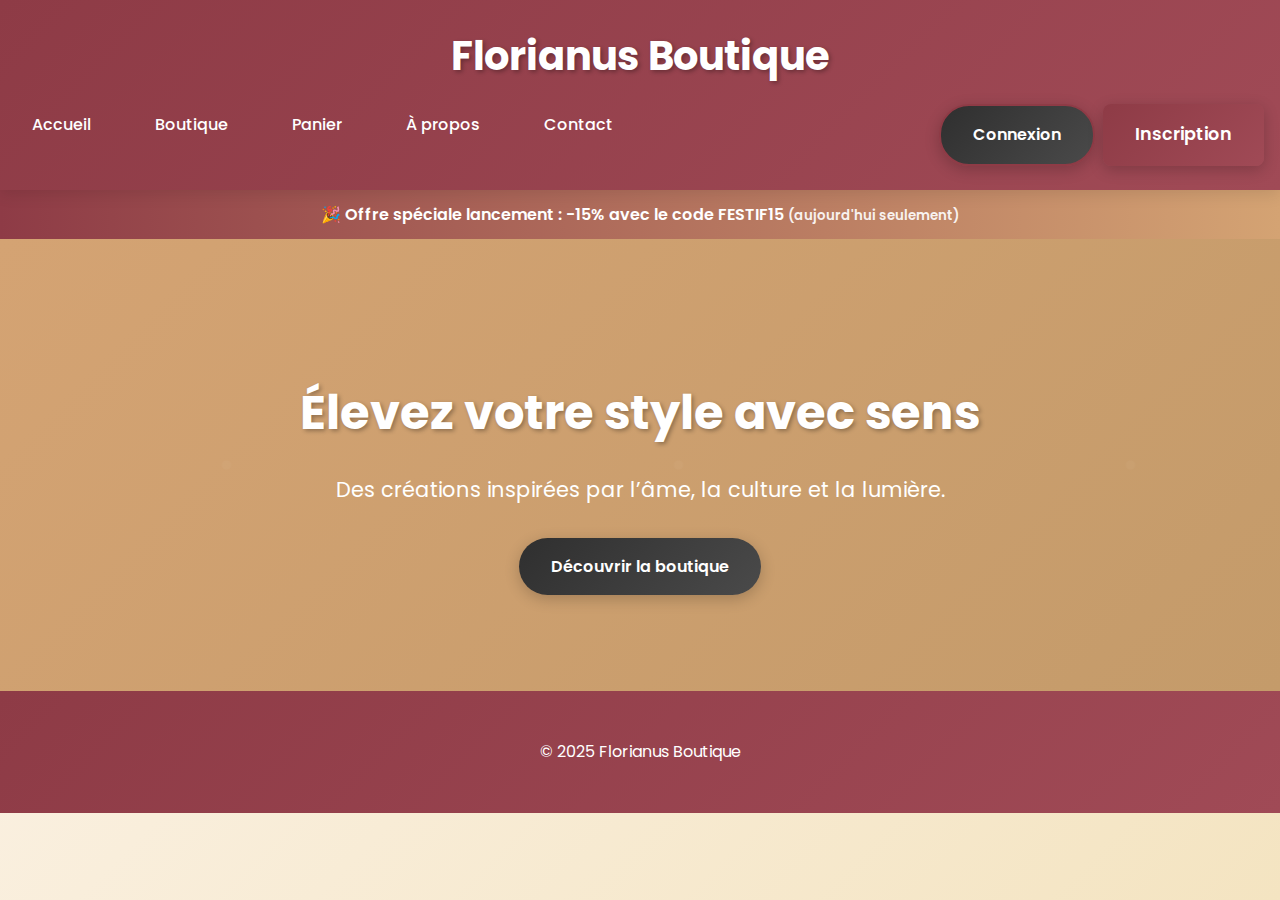
<file: index.html>
<!DOCTYPE html>
<html lang="fr">
<head>
  <meta charset="UTF-8" />
  <meta name="viewport" content="width=device-width, initial-scale=1.0" />
  <title>Florianus Boutique</title>
  <link rel="stylesheet" href="style.css" />
  <script src="script.js" defer></script>
</head>
<body>
  <header>
    <h1>Florianus Boutique</h1>
        <nav>
            <a href="index.html">Accueil</a>
            <a href="boutique.html">Boutique</a>
            <a href="panier.html">Panier <span id="compteur-panier" class="compteur-panier">0</span></a>
            <a href="a-propos.html">À propos</a>
            <a href="contact.html">Contact</a>
            <div class="auth-links">
                <a href="connexion.html" class="btn btn-outline">Connexion</a>
                <a href="inscription.html" class="btn btn-primary">Inscription</a>
            </div>
        </nav>
  </header>

  <div id="festive-banner" class="festive-banner" style="display:none;">
    🎉 Offre spéciale lancement : -15% avec le code FESTIF15 <small>(aujourd'hui seulement)</small>
  </div>
  <section class="hero reveal">
    <h2>Élevez votre style avec sens</h2>
    <p>Des créations inspirées par l’âme, la culture et la lumière.</p>
    <a href="boutique.html" class="btn">Découvrir la boutique</a>
  </section>
  <div id="confetti-container" class="confetti-container" style="display:none;"></div>

  <footer>
    <p>&copy; 2025 Florianus Boutique</p>
  </footer>
</body>
</html>
</file>
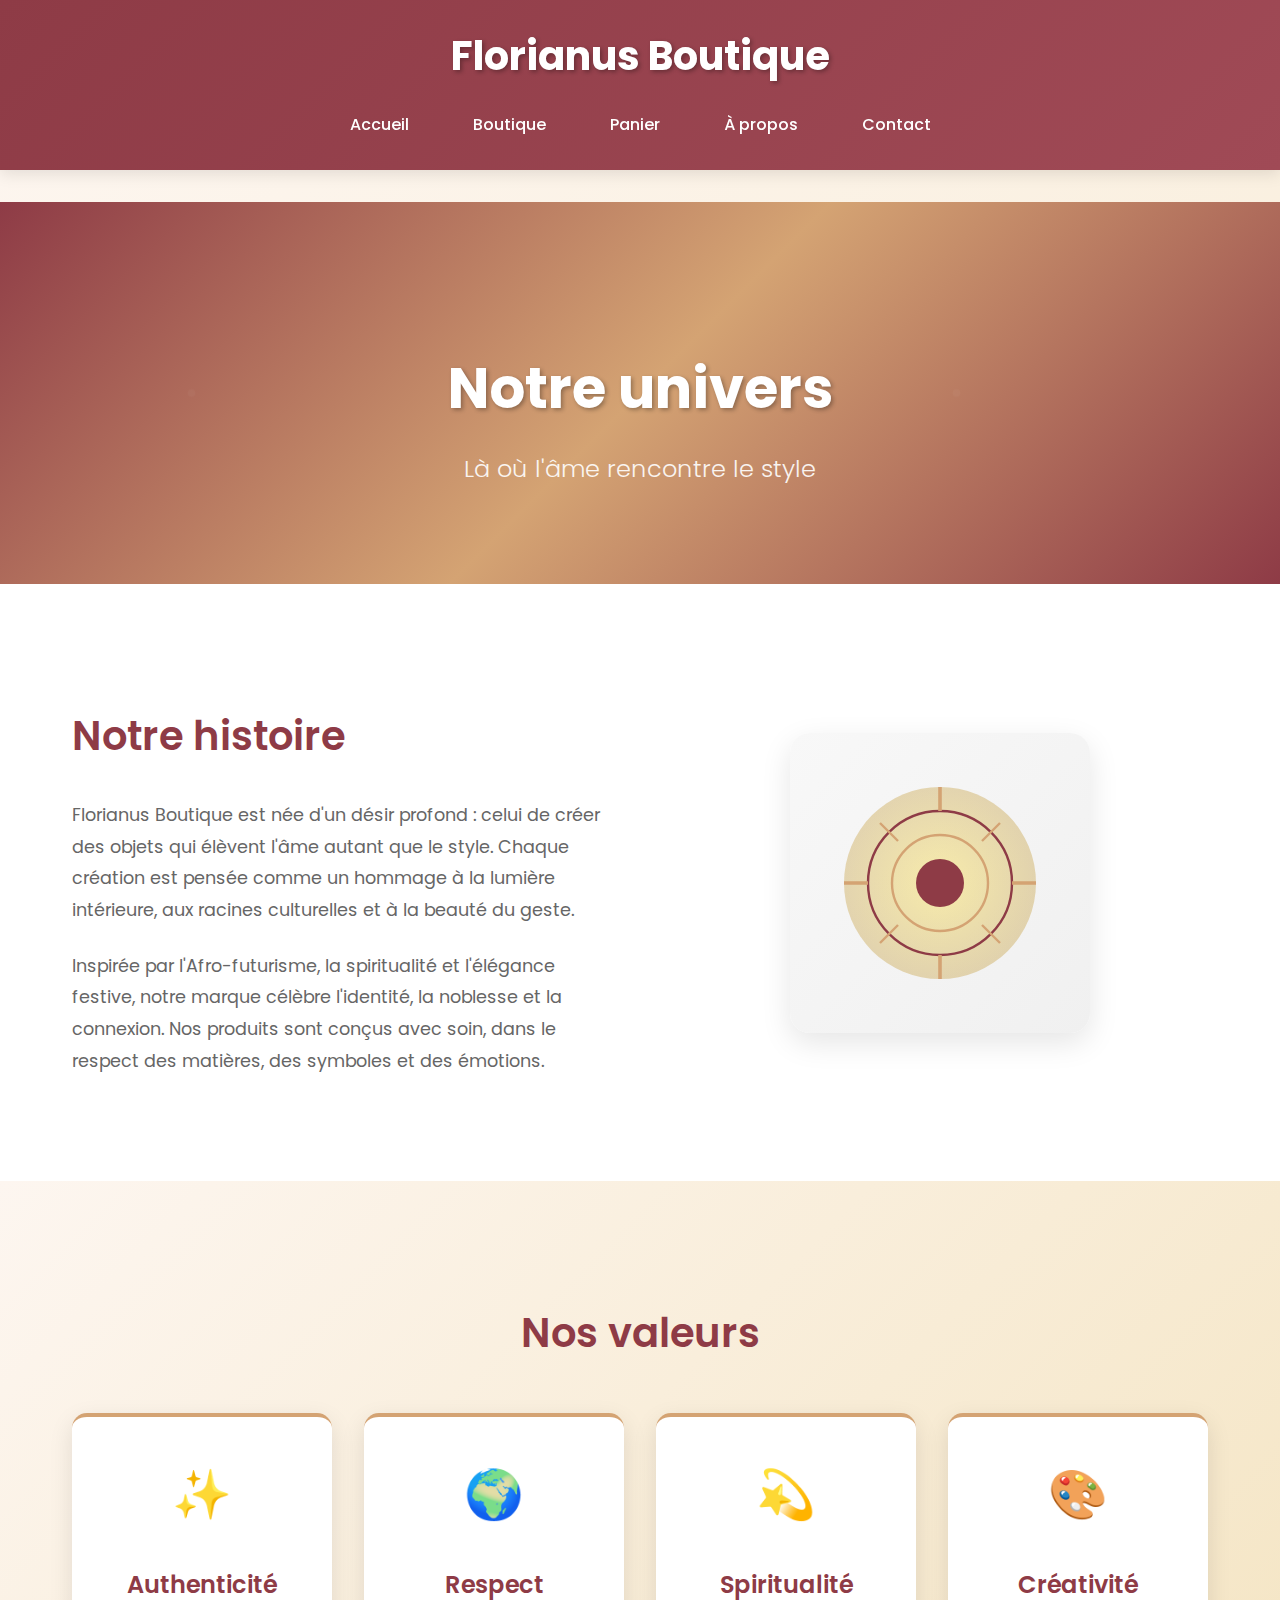
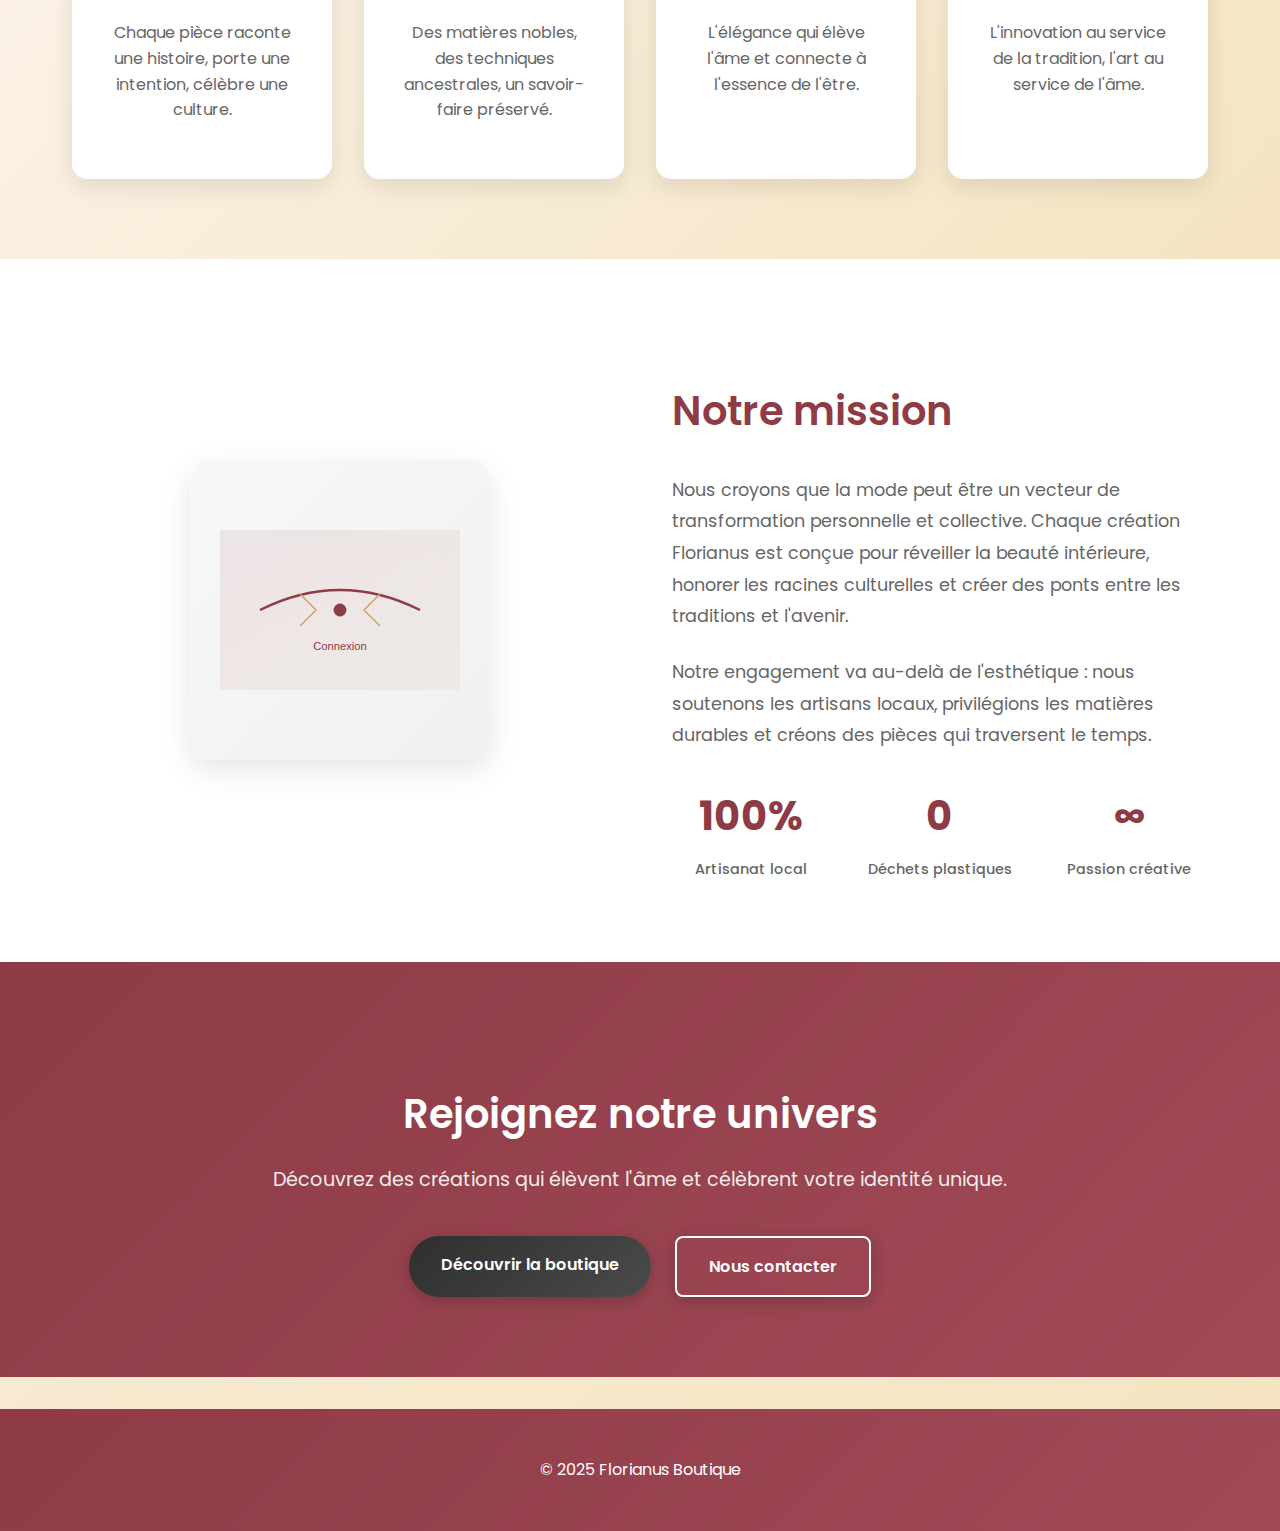
<file: a-propos.html>
<!DOCTYPE html>
<html lang="fr">
<head>
  <meta charset="UTF-8" />
  <meta name="viewport" content="width=device-width, initial-scale=1.0" />
  <title>À propos - Florianus</title>
  <link rel="stylesheet" href="style.css" />
  <script src="script.js" defer></script>
</head>
<body>
  <header>
    <h1>Florianus Boutique</h1>
    <nav>
      <a href="index.html">Accueil</a>
      <a href="boutique.html">Boutique</a>
      <a href="panier.html">Panier <span id="compteur-panier" class="compteur-panier">0</span></a>
      <a href="a-propos.html">À propos</a>
      <a href="contact.html">Contact</a>
    </nav>
  </header>

  <main>
    <!-- Section Hero -->
    <section class="hero-about">
      <div class="hero-content">
        <h2>Notre univers</h2>
        <p class="hero-subtitle">Là où l'âme rencontre le style</p>
      </div>
    </section>

    <!-- Section Histoire -->
    <section class="about-section">
      <div class="container">
        <div class="about-content">
          <div class="about-text">
            <h3>Notre histoire</h3>
            <p>
              Florianus Boutique est née d'un désir profond : celui de créer des objets qui élèvent l'âme autant que le style. Chaque création est pensée comme un hommage à la lumière intérieure, aux racines culturelles et à la beauté du geste.
            </p>
            <p>
              Inspirée par l'Afro-futurisme, la spiritualité et l'élégance festive, notre marque célèbre l'identité, la noblesse et la connexion. Nos produits sont conçus avec soin, dans le respect des matières, des symboles et des émotions.
            </p>
          </div>
          <div class="about-visual">
            <div class="visual-element">
              <svg viewBox="0 0 200 200" xmlns="http://www.w3.org/2000/svg">
                <defs>
                  <radialGradient id="sunGradient" cx="50%" cy="50%" r="50%">
                    <stop offset="0%" style="stop-color:#FFD700;stop-opacity:1" />
                    <stop offset="100%" style="stop-color:#B8860B;stop-opacity:1" />
                  </radialGradient>
                </defs>
                <circle cx="100" cy="100" r="80" fill="url(#sunGradient)" opacity="0.3"/>
                <circle cx="100" cy="100" r="60" fill="none" stroke="#8e3b46" stroke-width="2"/>
                <circle cx="100" cy="100" r="40" fill="none" stroke="#d4a373" stroke-width="2"/>
                <circle cx="100" cy="100" r="20" fill="#8e3b46"/>
                <path d="M100,20 L100,40 M100,160 L100,180 M20,100 L40,100 M160,100 L180,100" stroke="#d4a373" stroke-width="3"/>
                <path d="M50,50 L65,65 M135,135 L150,150 M50,150 L65,135 M135,65 L150,50" stroke="#d4a373" stroke-width="2"/>
              </svg>
            </div>
          </div>
        </div>
      </div>
    </section>

    <!-- Section Valeurs -->
    <section class="values-section">
      <div class="container">
        <h3>Nos valeurs</h3>
        <div class="values-grid">
          <div class="value-card">
            <div class="value-icon">✨</div>
            <h4>Authenticité</h4>
            <p>Chaque pièce raconte une histoire, porte une intention, célèbre une culture.</p>
          </div>
          <div class="value-card">
            <div class="value-icon">🌍</div>
            <h4>Respect</h4>
            <p>Des matières nobles, des techniques ancestrales, un savoir-faire préservé.</p>
          </div>
          <div class="value-card">
            <div class="value-icon">💫</div>
            <h4>Spiritualité</h4>
            <p>L'élégance qui élève l'âme et connecte à l'essence de l'être.</p>
          </div>
          <div class="value-card">
            <div class="value-icon">🎨</div>
            <h4>Créativité</h4>
            <p>L'innovation au service de la tradition, l'art au service de l'âme.</p>
          </div>
        </div>
      </div>
    </section>

    <!-- Section Mission -->
    <section class="mission-section">
      <div class="container">
        <div class="mission-content">
          <div class="mission-visual">
            <div class="visual-element">
              <svg viewBox="0 0 300 200" xmlns="http://www.w3.org/2000/svg">
                <defs>
                  <linearGradient id="missionGradient" x1="0%" y1="0%" x2="100%" y2="100%">
                    <stop offset="0%" style="stop-color:#8e3b46;stop-opacity:0.1" />
                    <stop offset="100%" style="stop-color:#d4a373;stop-opacity:0.1" />
                  </linearGradient>
                </defs>
                <rect width="300" height="200" fill="url(#missionGradient)"/>
                <path d="M50,100 Q150,50 250,100" stroke="#8e3b46" stroke-width="3" fill="none"/>
                <circle cx="150" cy="100" r="8" fill="#8e3b46"/>
                <path d="M100,80 L120,100 L100,120 M200,80 L180,100 L200,120" stroke="#d4a373" stroke-width="2" fill="none"/>
                <text x="150" y="150" text-anchor="middle" font-family="Arial" font-size="14" fill="#8e3b46">Connexion</text>
              </svg>
            </div>
          </div>
          <div class="mission-text">
            <h3>Notre mission</h3>
            <p>
              Nous croyons que la mode peut être un vecteur de transformation personnelle et collective. Chaque création Florianus est conçue pour réveiller la beauté intérieure, honorer les racines culturelles et créer des ponts entre les traditions et l'avenir.
            </p>
            <p>
              Notre engagement va au-delà de l'esthétique : nous soutenons les artisans locaux, privilégions les matières durables et créons des pièces qui traversent le temps.
            </p>
            <div class="mission-stats">
              <div class="stat">
                <span class="stat-number">100%</span>
                <span class="stat-label">Artisanat local</span>
              </div>
              <div class="stat">
                <span class="stat-number">0</span>
                <span class="stat-label">Déchets plastiques</span>
              </div>
              <div class="stat">
                <span class="stat-number">∞</span>
                <span class="stat-label">Passion créative</span>
              </div>
            </div>
          </div>
        </div>
      </div>
    </section>

    <!-- Section CTA -->
    <section class="cta-section">
      <div class="container">
        <h3>Rejoignez notre univers</h3>
        <p>Découvrez des créations qui élèvent l'âme et célèbrent votre identité unique.</p>
        <div class="cta-buttons">
          <a href="boutique.html" class="btn">Découvrir la boutique</a>
          <a href="contact.html" class="btn btn-secondary">Nous contacter</a>
        </div>
      </div>
    </section>
  </main>

  <footer>
    <p>&copy; 2025 Florianus Boutique</p>
  </footer>
</body>
</html>
</file>
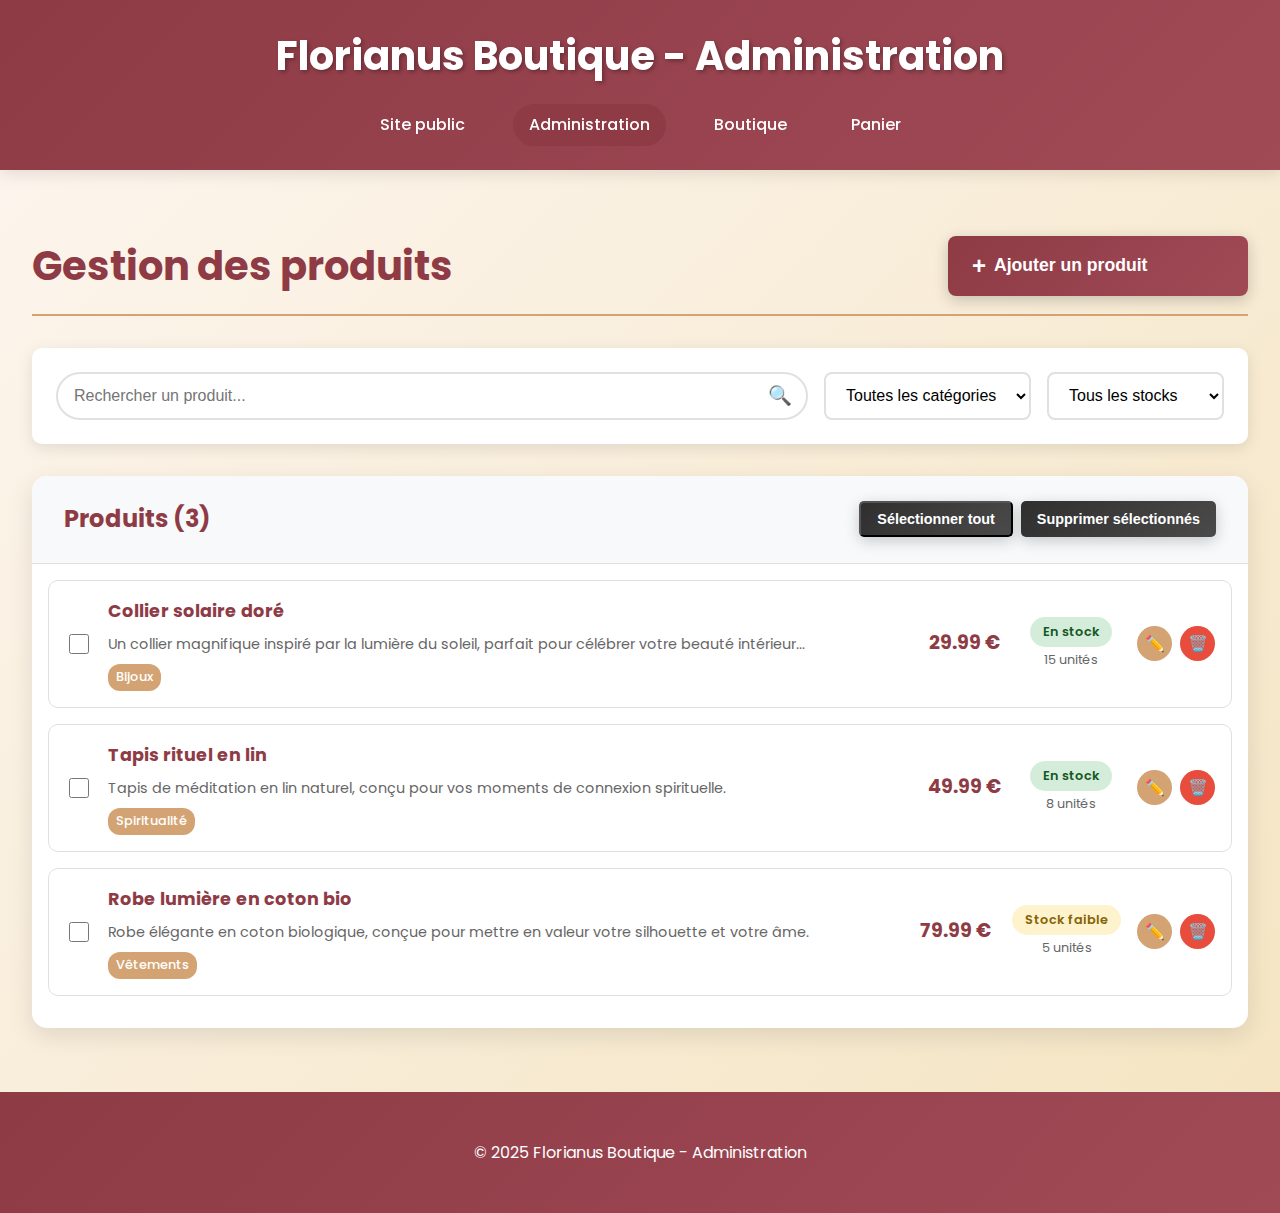
<file: admin.html>
<!DOCTYPE html>
<html lang="fr">
<head>
  <meta charset="UTF-8" />
  <meta name="viewport" content="width=device-width, initial-scale=1.0" />
  <title>Administration - Florianus</title>
  <link rel="stylesheet" href="style.css" />
  <script src="script.js" defer></script>
</head>
<body>
  <header>
    <h1>Florianus Boutique - Administration</h1>
    <nav>
      <a href="index.html">Site public</a>
      <a href="admin.html" class="active">Administration</a>
      <a href="boutique.html">Boutique</a>
      <a href="panier.html">Panier <span id="compteur-panier" class="compteur-panier">0</span></a>
    </nav>
  </header>

  <main>
    <div class="admin-container">
      <div class="admin-header">
        <h2>Gestion des produits</h2>
        <button onclick="afficherFormulaireAjout()" class="btn btn-primary">
          <span>+</span> Ajouter un produit
        </button>
      </div>

      <!-- Formulaire d'ajout/modification de produit -->
      <div id="formulaire-produit" class="formulaire-produit" style="display: none;">
        <h3 id="titre-formulaire">Ajouter un produit</h3>
        <form id="produit-form">
          <input type="hidden" id="produit-id" name="id">
          
          <div class="form-row">
            <div class="form-group">
              <label for="nom">Nom du produit *</label>
              <input type="text" id="nom" name="nom" required>
            </div>
            <div class="form-group">
              <label for="prix">Prix (€) *</label>
              <input type="number" id="prix" name="prix" step="0.01" min="0" required>
            </div>
          </div>
          
          <div class="form-row">
            <div class="form-group">
              <label for="categorie">Catégorie *</label>
              <select id="categorie" name="categorie" required>
                <option value="">Sélectionner une catégorie</option>
                <option value="bijoux">Bijoux</option>
                <option value="vetements">Vêtements</option>
                <option value="accessoires">Accessoires</option>
                <option value="decoration">Décoration</option>
                <option value="spiritualite">Spiritualité</option>
              </select>
            </div>
            <div class="form-group">
              <label for="stock">Stock *</label>
              <input type="number" id="stock" name="stock" min="0" required>
            </div>
          </div>
          
          <div class="form-group">
            <label for="description">Description *</label>
            <textarea id="description" name="description" rows="4" required></textarea>
          </div>
          
          <div class="form-row">
            <div class="form-group">
              <label for="couleur">Couleur principale</label>
              <input type="text" id="couleur" name="couleur" placeholder="ex: Or, Noir, Blanc...">
            </div>
            <div class="form-group">
              <label for="materiau">Matériau</label>
              <input type="text" id="materiau" name="materiau" placeholder="ex: Coton bio, Or 18k...">
            </div>
          </div>
          
          <div class="form-group">
            <label for="tags">Tags (séparés par des virgules)</label>
            <input type="text" id="tags" name="tags" placeholder="ex: spirituel, afro-futurisme, artisanal">
          </div>
          
          <div class="form-actions">
            <button type="submit" class="btn btn-primary" id="btn-sauvegarder">
              <span id="btn-text">Sauvegarder</span>
              <span id="btn-loading" style="display: none;">Sauvegarde...</span>
            </button>
            <button type="button" onclick="masquerFormulaire()" class="btn btn-secondary">Annuler</button>
          </div>
        </form>
      </div>

      <!-- Filtres et recherche -->
      <div class="filtres-section">
        <div class="filtres-row">
          <div class="search-box">
            <input type="text" id="recherche" placeholder="Rechercher un produit..." onkeyup="filtrerProduits()">
            <span class="search-icon">🔍</span>
          </div>
          <div class="filtres">
            <select id="filtre-categorie" onchange="filtrerProduits()">
              <option value="">Toutes les catégories</option>
              <option value="bijoux">Bijoux</option>
              <option value="vetements">Vêtements</option>
              <option value="accessoires">Accessoires</option>
              <option value="decoration">Décoration</option>
              <option value="spiritualite">Spiritualité</option>
            </select>
            <select id="filtre-stock" onchange="filtrerProduits()">
              <option value="">Tous les stocks</option>
              <option value="en-stock">En stock</option>
              <option value="rupture">Rupture de stock</option>
            </select>
          </div>
        </div>
      </div>

      <!-- Liste des produits -->
      <div class="produits-admin">
        <div class="produits-header">
          <h3>Produits (<span id="nombre-produits">0</span>)</h3>
          <div class="actions-bulk">
            <button onclick="selectionnerTous()" class="btn btn-small">Sélectionner tout</button>
            <button onclick="supprimerSelectionnes()" class="btn btn-small btn-danger">Supprimer sélectionnés</button>
          </div>
        </div>
        
        <div id="liste-produits" class="liste-produits">
          <!-- Les produits seront chargés dynamiquement -->
        </div>
      </div>
    </div>
  </main>

  <footer>
    <p>&copy; 2025 Florianus Boutique - Administration</p>
  </footer>
</body>
</html>
</file>
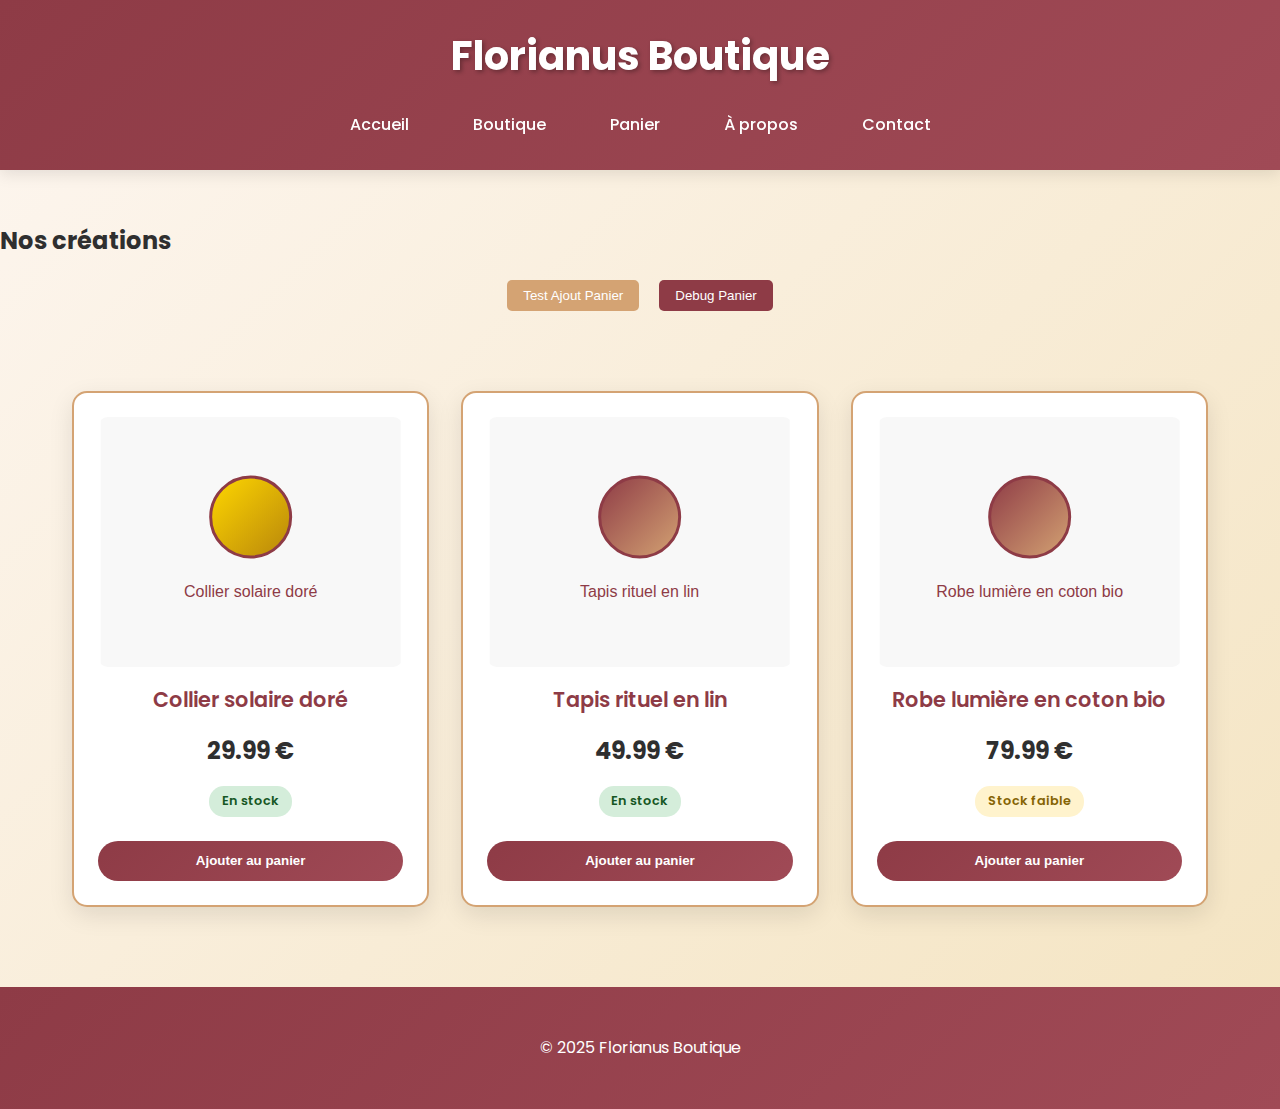
<file: boutique.html>
<!DOCTYPE html>
<html lang="fr">
<head>
  <meta charset="UTF-8" />
  <meta name="viewport" content="width=device-width, initial-scale=1.0" />
  <title>Boutique - Florianus</title>
  <link rel="stylesheet" href="style.css" />
  <script src="script.js" defer></script>
</head>
<body>
  <header>
    <h1>Florianus Boutique</h1>
    <nav>
      <a href="index.html">Accueil</a>
      <a href="boutique.html">Boutique</a>
      <a href="panier.html">Panier <span id="compteur-panier" class="compteur-panier">0</span></a>
      <a href="a-propos.html">À propos</a>
      <a href="contact.html">Contact</a>
    </nav>
  </header>

  <main>
    <h2>Nos créations</h2>
    <div style="text-align: center; margin-bottom: 2rem;">
      <button onclick="testAjoutPanier()" style="background-color: #d4a373; color: white; border: none; padding: 0.5rem 1rem; border-radius: 5px; cursor: pointer; margin-right: 1rem;">Test Ajout Panier</button>
      <button onclick="debugPanier()" style="background-color: #8e3b46; color: white; border: none; padding: 0.5rem 1rem; border-radius: 5px; cursor: pointer;">Debug Panier</button>
    </div>
    <section class="produits">
      <div class="produit">
        <div class="image-placeholder">
          <svg viewBox="0 0 300 250" xmlns="http://www.w3.org/2000/svg">
            <defs>
              <linearGradient id="goldGradient" x1="0%" y1="0%" x2="100%" y2="100%">
                <stop offset="0%" style="stop-color:#FFD700;stop-opacity:1" />
                <stop offset="100%" style="stop-color:#B8860B;stop-opacity:1" />
              </linearGradient>
            </defs>
            <rect width="300" height="250" fill="#f8f8f8"/>
            <circle cx="150" cy="100" r="40" fill="url(#goldGradient)" stroke="#8e3b46" stroke-width="3"/>
            <circle cx="150" cy="100" r="25" fill="none" stroke="#8e3b46" stroke-width="2"/>
            <circle cx="150" cy="100" r="10" fill="#8e3b46"/>
            <text x="150" y="180" text-anchor="middle" font-family="Arial" font-size="16" fill="#8e3b46">Collier Solaire</text>
          </svg>
        </div>
        <h3>Collier solaire doré</h3>
        <p>29,99 €</p>
        <button onclick="ajouterAuPanier(1, 'Collier solaire doré', 29.99)">Ajouter au panier</button>
      </div>

      <div class="produit">
        <div class="image-placeholder">
          <svg viewBox="0 0 300 250" xmlns="http://www.w3.org/2000/svg">
            <defs>
              <pattern id="linPattern" x="0" y="0" width="20" height="20" patternUnits="userSpaceOnUse">
                <rect width="20" height="20" fill="#f5f5dc"/>
                <path d="M0,10 L20,10" stroke="#d4a373" stroke-width="1"/>
                <path d="M10,0 L10,20" stroke="#d4a373" stroke-width="1"/>
              </pattern>
            </defs>
            <rect width="300" height="250" fill="url(#linPattern)"/>
            <rect x="50" y="50" width="200" height="150" fill="none" stroke="#8e3b46" stroke-width="3" rx="10"/>
            <circle cx="150" cy="125" r="30" fill="none" stroke="#8e3b46" stroke-width="2"/>
            <text x="150" y="220" text-anchor="middle" font-family="Arial" font-size="16" fill="#8e3b46">Tapis Rituel</text>
          </svg>
        </div>
        <h3>Tapis rituel en lin</h3>
        <p>49,99 €</p>
        <button onclick="ajouterAuPanier(2, 'Tapis rituel en lin', 49.99)">Ajouter au panier</button>
      </div>

      <div class="produit">
        <div class="image-placeholder">
          <svg viewBox="0 0 300 250" xmlns="http://www.w3.org/2000/svg">
            <defs>
              <linearGradient id="dressGradient" x1="0%" y1="0%" x2="100%" y2="100%">
                <stop offset="0%" style="stop-color:#f0f8ff;stop-opacity:1" />
                <stop offset="100%" style="stop-color:#e6f3ff;stop-opacity:1" />
              </linearGradient>
            </defs>
            <rect width="300" height="250" fill="#f8f8f8"/>
            <path d="M100,50 L200,50 L190,200 L110,200 Z" fill="url(#dressGradient)" stroke="#8e3b46" stroke-width="2"/>
            <circle cx="150" cy="80" r="15" fill="none" stroke="#8e3b46" stroke-width="2"/>
            <path d="M120,95 Q150,85 180,95" stroke="#d4a373" stroke-width="3" fill="none"/>
            <text x="150" y="230" text-anchor="middle" font-family="Arial" font-size="16" fill="#8e3b46">Robe Lumière</text>
          </svg>
        </div>
        <h3>Robe lumière en coton bio</h3>
        <p>79,99 €</p>
        <button onclick="ajouterAuPanier(3, 'Robe lumière en coton bio', 79.99)">Ajouter au panier</button>
      </div>
    </section>
  </main>

  <footer>
    <p>&copy; 2025 Florianus Boutique</p>
  </footer>
</body>
</html>
</file>
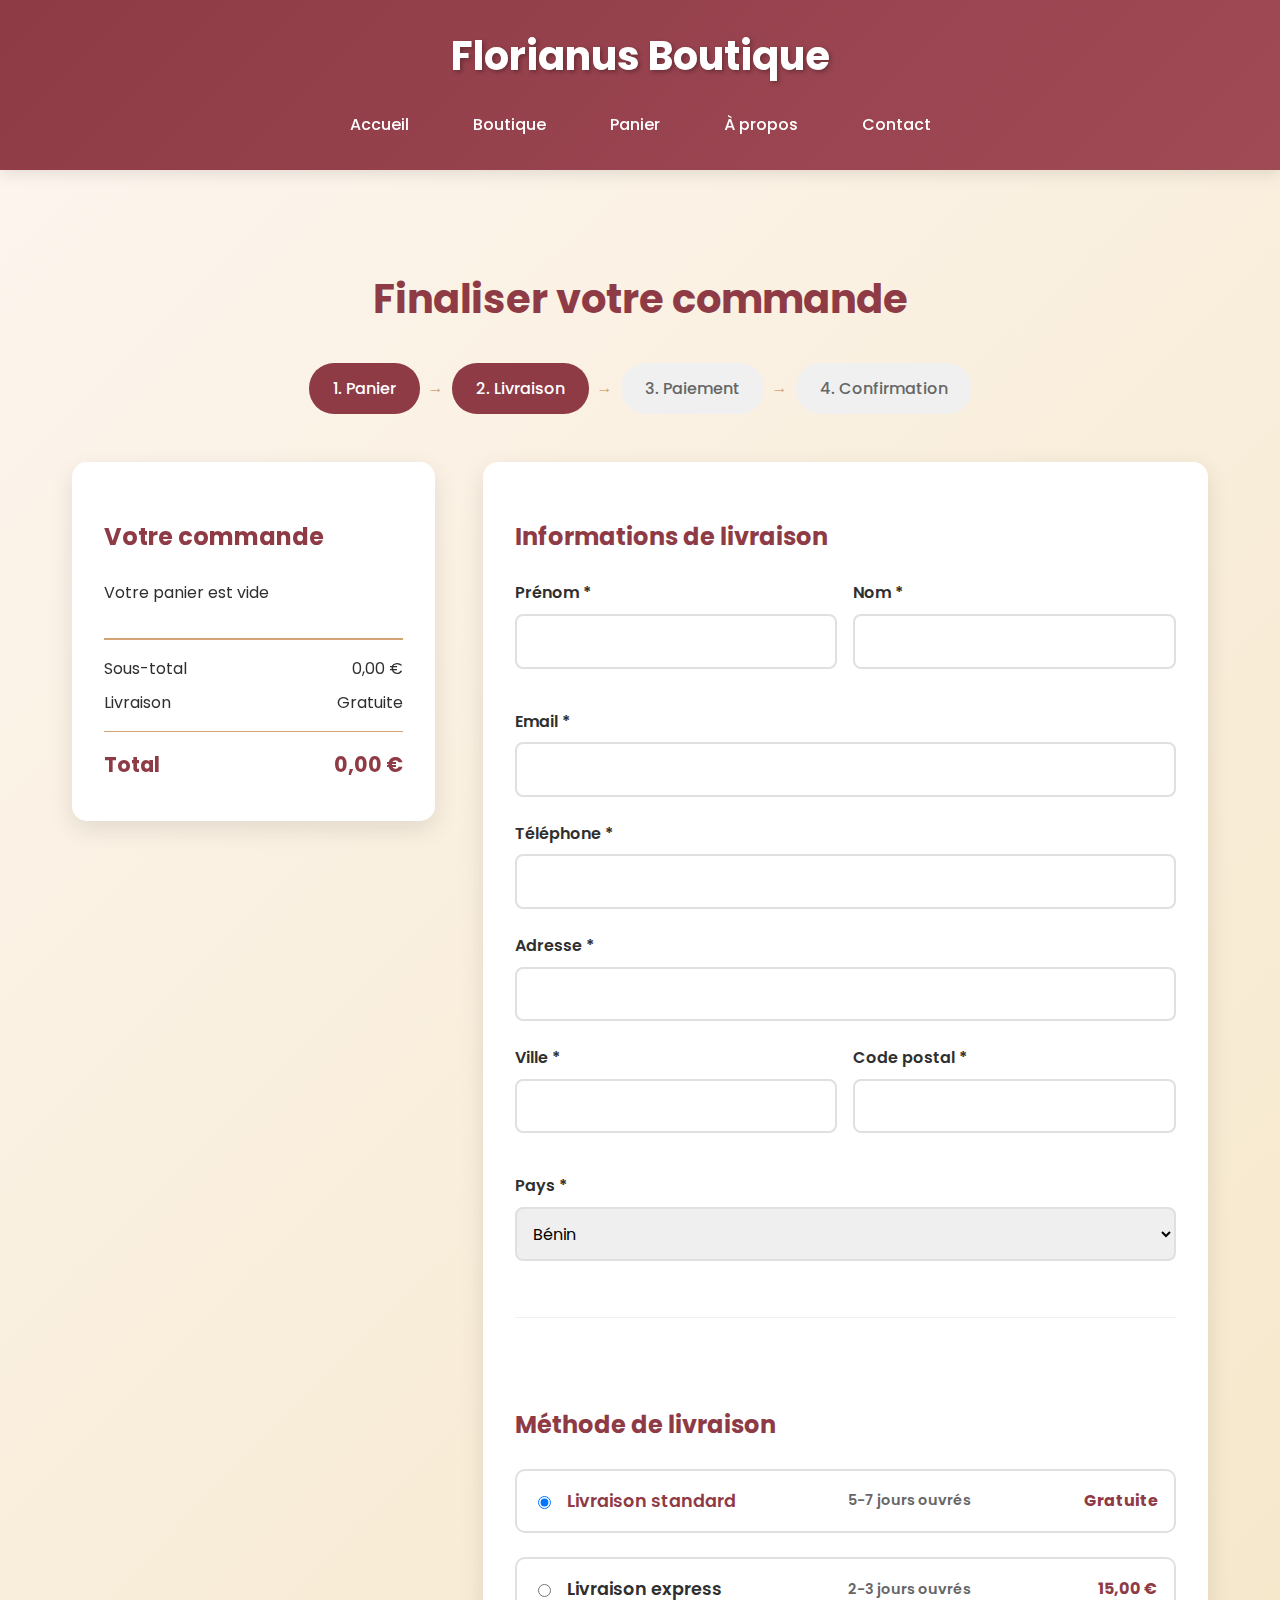
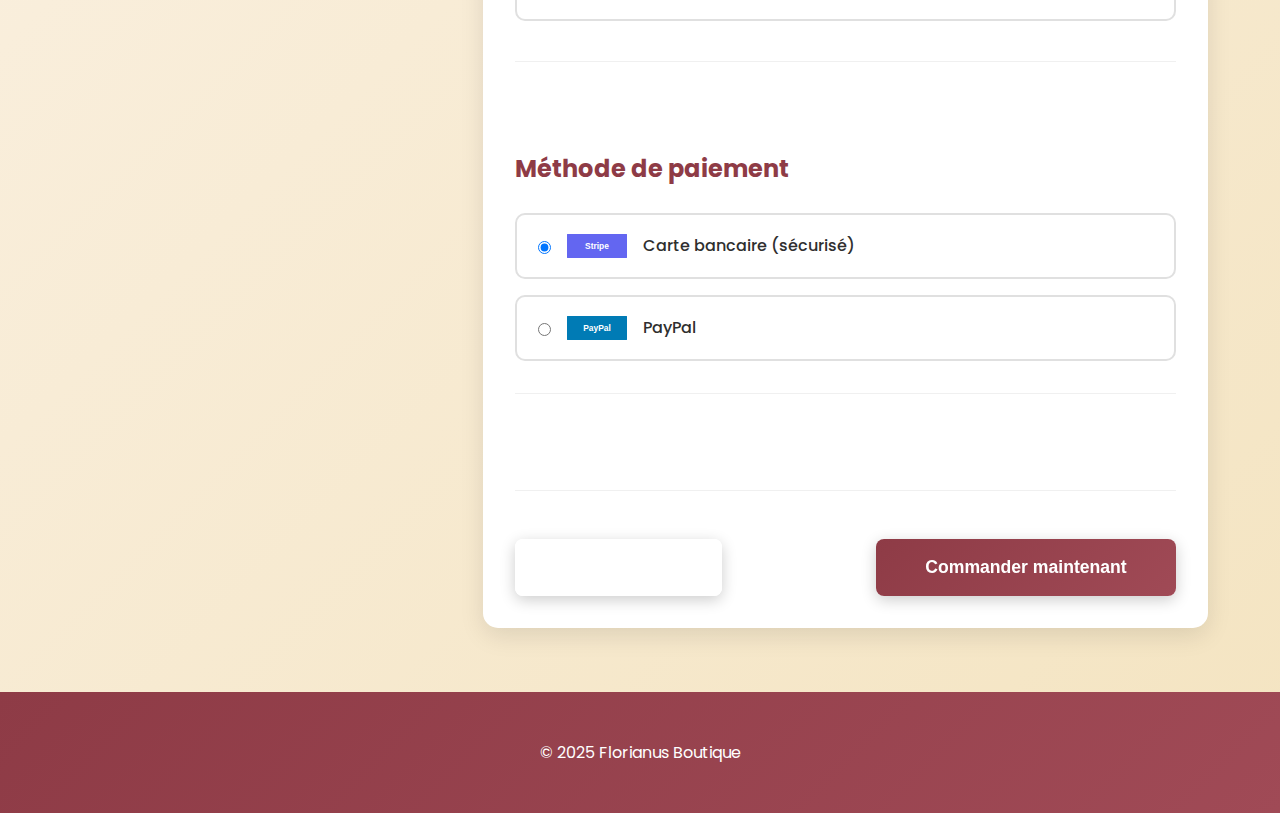
<file: checkout.html>
<!DOCTYPE html>
<html lang="fr">
<head>
  <meta charset="UTF-8" />
  <meta name="viewport" content="width=device-width, initial-scale=1.0" />
  <title>Checkout - Florianus</title>
  <link rel="stylesheet" href="style.css" />
  <script src="script.js" defer></script>
  <script src="https://js.stripe.com/v3/"></script>
</head>
<body>
  <header>
    <h1>Florianus Boutique</h1>
    <nav>
      <a href="index.html">Accueil</a>
      <a href="boutique.html">Boutique</a>
      <a href="panier.html">Panier <span id="compteur-panier" class="compteur-panier">0</span></a>
      <a href="a-propos.html">À propos</a>
      <a href="contact.html">Contact</a>
    </nav>
  </header>

  <main>
    <div class="checkout-container">
      <div class="checkout-header">
        <h2>Finaliser votre commande</h2>
        <div class="checkout-steps">
          <div class="step active">1. Panier</div>
          <div class="step active">2. Livraison</div>
          <div class="step">3. Paiement</div>
          <div class="step">4. Confirmation</div>
        </div>
      </div>

      <div class="checkout-content">
        <!-- Récapitulatif du panier -->
        <div class="checkout-sidebar">
          <h3>Votre commande</h3>
          <div id="checkout-panier" class="checkout-panier"></div>
          <div class="checkout-total">
            <div class="total-line">
              <span>Sous-total</span>
              <span id="sous-total">0,00 €</span>
            </div>
            <div class="total-line">
              <span>Livraison</span>
              <span id="frais-livraison">Gratuite</span>
            </div>
            <div class="total-line total-final">
              <span>Total</span>
              <span id="total-final">0,00 €</span>
            </div>
          </div>
        </div>

        <!-- Formulaire de commande -->
        <div class="checkout-form">
          <form id="checkout-form">
            <!-- Informations de livraison -->
            <section class="form-section">
              <h3>Informations de livraison</h3>
              <div class="form-row">
                <div class="form-group">
                  <label for="prenom">Prénom *</label>
                  <input type="text" id="prenom" name="prenom" required>
                </div>
                <div class="form-group">
                  <label for="nom">Nom *</label>
                  <input type="text" id="nom" name="nom" required>
                </div>
              </div>
              <div class="form-group">
                <label for="email">Email *</label>
                <input type="email" id="email" name="email" required>
              </div>
              <div class="form-group">
                <label for="telephone">Téléphone *</label>
                <input type="tel" id="telephone" name="telephone" required>
              </div>
              <div class="form-group">
                <label for="adresse">Adresse *</label>
                <input type="text" id="adresse" name="adresse" required>
              </div>
              <div class="form-row">
                <div class="form-group">
                  <label for="ville">Ville *</label>
                  <input type="text" id="ville" name="ville" required>
                </div>
                <div class="form-group">
                  <label for="code-postal">Code postal *</label>
                  <input type="text" id="code-postal" name="code-postal" required>
                </div>
              </div>
              <div class="form-group">
                <label for="pays">Pays *</label>
                <select id="pays" name="pays" required>
                  <option value="BJ">Bénin</option>
                  <option value="TG">Togo</option>
                  <option value="SN">Sénégal</option>
                  <option value="CI">Côte d'Ivoire</option>
                  <option value="FR">France</option>
                  <option value="CA">Canada</option>
                </select>
              </div>
            </section>

            <!-- Méthode de livraison -->
            <section class="form-section">
              <h3>Méthode de livraison</h3>
              <div class="delivery-options">
                <label class="delivery-option">
                  <input type="radio" name="livraison" value="standard" checked>
                  <div class="option-content">
                    <span class="option-title">Livraison standard</span>
                    <span class="option-desc">5-7 jours ouvrés</span>
                    <span class="option-price">Gratuite</span>
                  </div>
                </label>
                <label class="delivery-option">
                  <input type="radio" name="livraison" value="express">
                  <div class="option-content">
                    <span class="option-title">Livraison express</span>
                    <span class="option-desc">2-3 jours ouvrés</span>
                    <span class="option-price">15,00 €</span>
                  </div>
                </label>
              </div>
            </section>

            <!-- Méthode de paiement -->
            <section class="form-section">
              <h3>Méthode de paiement</h3>
              <div class="payment-methods">
                <div class="payment-method">
                  <input type="radio" id="stripe" name="paiement" value="stripe" checked>
                  <label for="stripe">
                    <img src="data:image/svg+xml,<svg xmlns='http://www.w3.org/2000/svg' viewBox='0 0 100 40'><rect width='100' height='40' fill='%236366f1'/><text x='50' y='25' text-anchor='middle' fill='white' font-family='Arial' font-size='14' font-weight='bold'>Stripe</text></svg>" alt="Stripe">
                    <span>Carte bancaire (sécurisé)</span>
                  </label>
                </div>
                <div class="payment-method">
                  <input type="radio" id="paypal" name="paiement" value="paypal">
                  <label for="paypal">
                    <img src="data:image/svg+xml,<svg xmlns='http://www.w3.org/2000/svg' viewBox='0 0 100 40'><rect width='100' height='40' fill='%23007bb5'/><text x='50' y='25' text-anchor='middle' fill='white' font-family='Arial' font-size='14' font-weight='bold'>PayPal</text></svg>" alt="PayPal">
                    <span>PayPal</span>
                  </label>
                </div>
              </div>
            </section>

            <!-- Bouton de commande -->
            <div class="checkout-actions">
              <button type="button" onclick="window.history.back()" class="btn btn-secondary">Retour au panier</button>
              <button type="submit" class="btn btn-primary" id="btn-commander">
                <span id="btn-text">Commander maintenant</span>
                <span id="btn-loading" style="display: none;">Traitement...</span>
              </button>
            </div>
          </form>
        </div>
      </div>
    </div>
  </main>

  <footer>
    <p>&copy; 2025 Florianus Boutique</p>
  </footer>
</body>
</html>
</file>
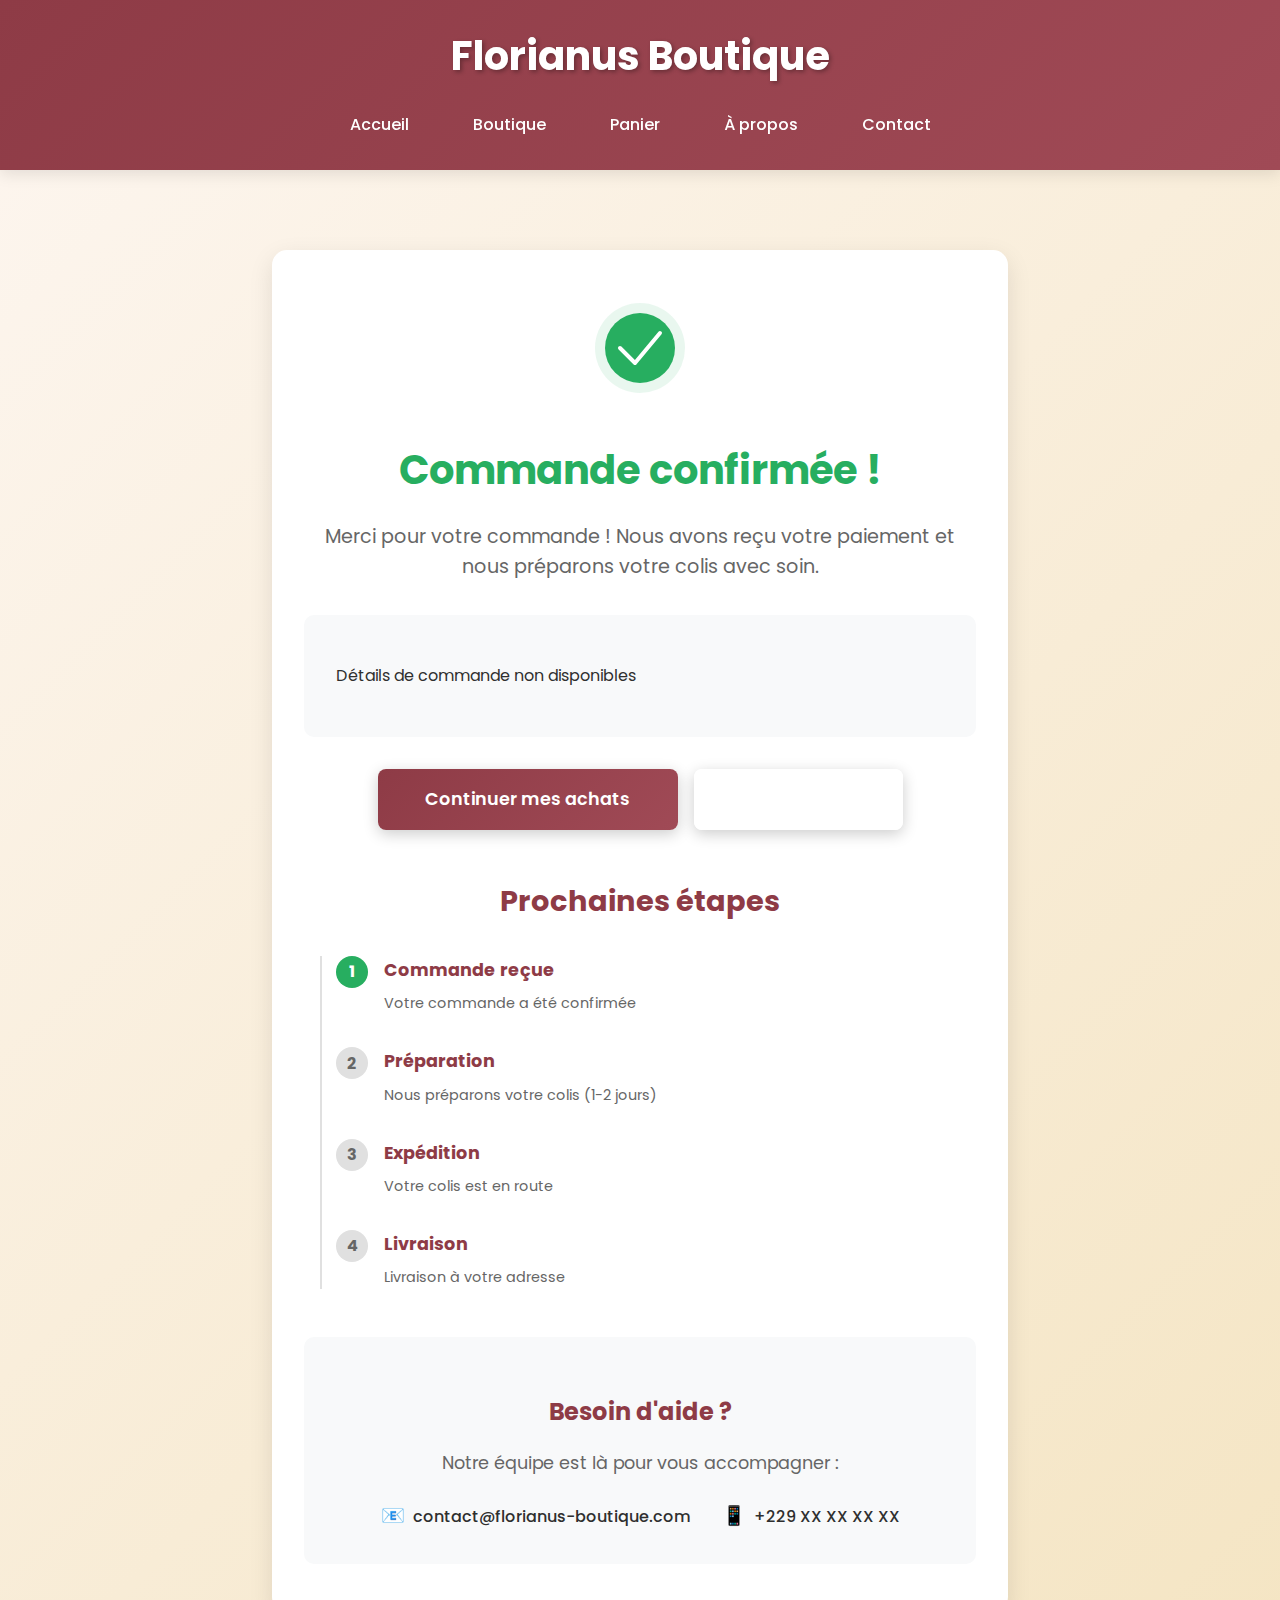
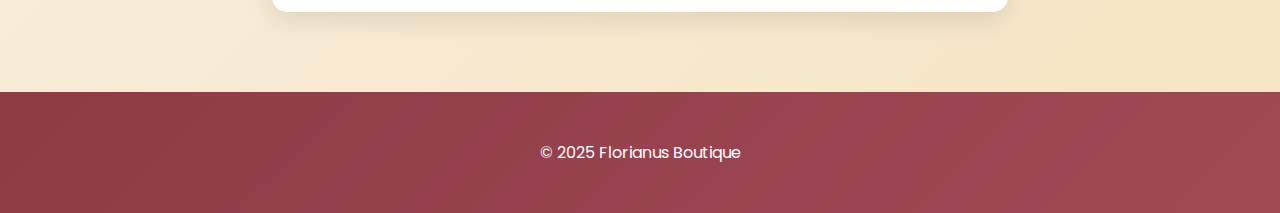
<file: confirmation.html>
<!DOCTYPE html>
<html lang="fr">
<head>
  <meta charset="UTF-8" />
  <meta name="viewport" content="width=device-width, initial-scale=1.0" />
  <title>Confirmation - Florianus</title>
  <link rel="stylesheet" href="style.css" />
  <script src="script.js" defer></script>
</head>
<body>
  <header>
    <h1>Florianus Boutique</h1>
    <nav>
      <a href="index.html">Accueil</a>
      <a href="boutique.html">Boutique</a>
      <a href="panier.html">Panier <span id="compteur-panier" class="compteur-panier">0</span></a>
      <a href="a-propos.html">À propos</a>
      <a href="contact.html">Contact</a>
    </nav>
  </header>

  <main>
    <div class="confirmation-container">
      <div class="confirmation-success">
        <div class="success-icon">
          <svg viewBox="0 0 100 100" xmlns="http://www.w3.org/2000/svg">
            <circle cx="50" cy="50" r="45" fill="#27ae60" opacity="0.1"/>
            <circle cx="50" cy="50" r="35" fill="#27ae60"/>
            <path d="M30,50 L45,65 L70,35" stroke="white" stroke-width="4" fill="none" stroke-linecap="round" stroke-linejoin="round"/>
          </svg>
        </div>
        
        <h2>Commande confirmée !</h2>
        <p class="confirmation-message">
          Merci pour votre commande ! Nous avons reçu votre paiement et nous préparons votre colis avec soin.
        </p>
        
        <div class="order-details" id="order-details">
          <!-- Les détails de la commande seront ajoutés par JavaScript -->
        </div>
        
        <div class="confirmation-actions">
          <a href="boutique.html" class="btn btn-primary">Continuer mes achats</a>
          <a href="index.html" class="btn btn-secondary">Retour à l'accueil</a>
        </div>
        
        <div class="next-steps">
          <h3>Prochaines étapes</h3>
          <div class="steps-timeline">
            <div class="step-item completed">
              <div class="step-number">1</div>
              <div class="step-content">
                <h4>Commande reçue</h4>
                <p>Votre commande a été confirmée</p>
              </div>
            </div>
            <div class="step-item">
              <div class="step-number">2</div>
              <div class="step-content">
                <h4>Préparation</h4>
                <p>Nous préparons votre colis (1-2 jours)</p>
              </div>
            </div>
            <div class="step-item">
              <div class="step-number">3</div>
              <div class="step-content">
                <h4>Expédition</h4>
                <p>Votre colis est en route</p>
              </div>
            </div>
            <div class="step-item">
              <div class="step-number">4</div>
              <div class="step-content">
                <h4>Livraison</h4>
                <p>Livraison à votre adresse</p>
              </div>
            </div>
          </div>
        </div>
        
        <div class="contact-info">
          <h3>Besoin d'aide ?</h3>
          <p>Notre équipe est là pour vous accompagner :</p>
          <div class="contact-methods">
            <div class="contact-method">
              <span class="contact-icon">📧</span>
              <span>contact@florianus-boutique.com</span>
            </div>
            <div class="contact-method">
              <span class="contact-icon">📱</span>
              <span>+229 XX XX XX XX</span>
            </div>
          </div>
        </div>
      </div>
    </div>
  </main>

  <footer>
    <p>&copy; 2025 Florianus Boutique</p>
  </footer>
</body>
</html>
</file>
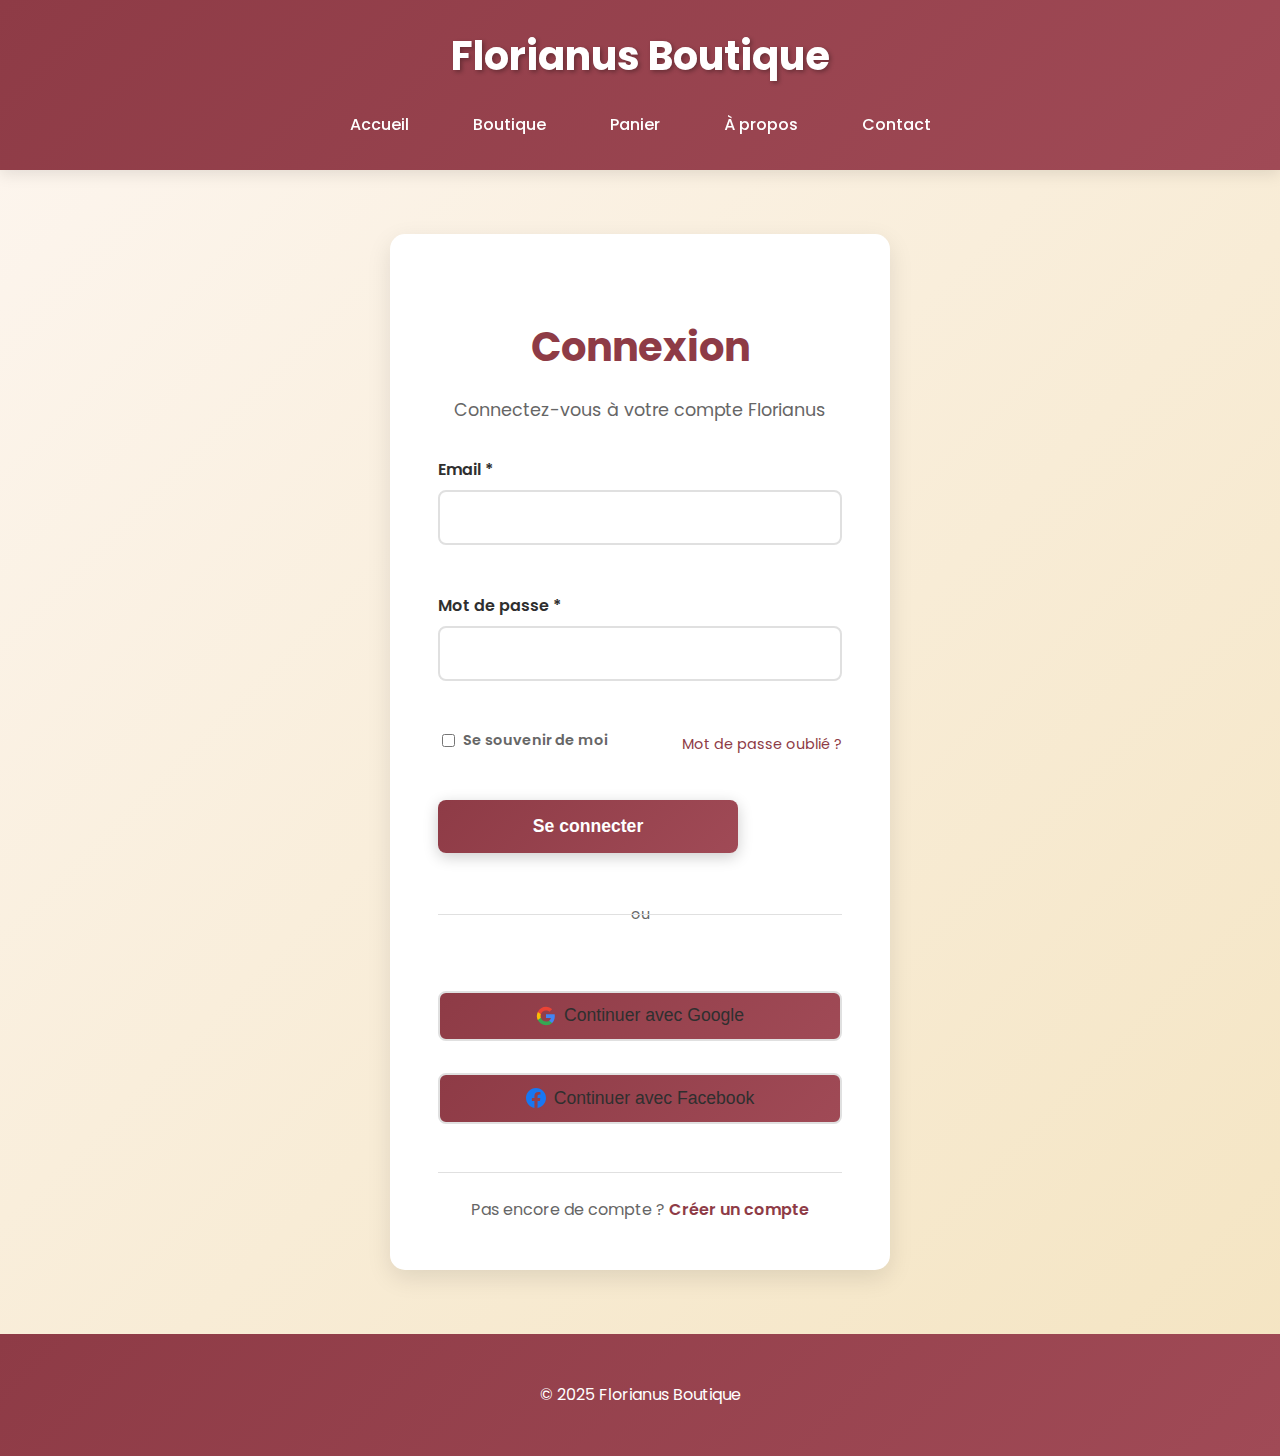
<file: connexion.html>
<!DOCTYPE html>
<html lang="fr">
<head>
  <meta charset="UTF-8" />
  <meta name="viewport" content="width=device-width, initial-scale=1.0" />
  <title>Connexion - Florianus</title>
  <link rel="stylesheet" href="style.css" />
  <script src="script.js" defer></script>
</head>
<body>
  <header>
    <h1>Florianus Boutique</h1>
    <nav>
      <a href="index.html">Accueil</a>
      <a href="boutique.html">Boutique</a>
      <a href="panier.html">Panier <span id="compteur-panier" class="compteur-panier">0</span></a>
      <a href="a-propos.html">À propos</a>
      <a href="contact.html">Contact</a>
    </nav>
  </header>

  <main>
    <div class="auth-container">
      <div class="auth-card">
        <div class="auth-header">
          <h2>Connexion</h2>
          <p>Connectez-vous à votre compte Florianus</p>
        </div>

        <form id="connexion-form" class="auth-form">
          <div class="form-group">
            <label for="email-connexion">Email *</label>
            <input type="email" id="email-connexion" name="email" required>
          </div>

          <div class="form-group">
            <label for="password-connexion">Mot de passe *</label>
            <input type="password" id="password-connexion" name="password" required>
          </div>

          <div class="form-options">
            <label class="checkbox-label">
              <input type="checkbox" id="remember-me" name="remember">
              <span class="checkmark"></span>
              Se souvenir de moi
            </label>
            <a href="#" class="forgot-password">Mot de passe oublié ?</a>
          </div>

          <button type="submit" class="btn btn-primary btn-full">
            <span id="btn-text">Se connecter</span>
            <span id="btn-loading" style="display: none;">Connexion...</span>
          </button>

          <div class="auth-divider">
            <span>ou</span>
          </div>

          <div class="social-login">
            <button type="button" class="btn-social btn-google">
              <svg viewBox="0 0 24 24" width="20" height="20">
                <path fill="#4285F4" d="M22.56 12.25c0-.78-.07-1.53-.2-2.25H12v4.26h5.92c-.26 1.37-1.04 2.53-2.21 3.31v2.77h3.57c2.08-1.92 3.28-4.74 3.28-8.09z"/>
                <path fill="#34A853" d="M12 23c2.97 0 5.46-.98 7.28-2.66l-3.57-2.77c-.98.66-2.23 1.06-3.71 1.06-2.86 0-5.29-1.93-6.16-4.53H2.18v2.84C3.99 20.53 7.7 23 12 23z"/>
                <path fill="#FBBC05" d="M5.84 14.09c-.22-.66-.35-1.36-.35-2.09s.13-1.43.35-2.09V7.07H2.18C1.43 8.55 1 10.22 1 12s.43 3.45 1.18 4.93l2.85-2.22.81-.62z"/>
                <path fill="#EA4335" d="M12 5.38c1.62 0 3.06.56 4.21 1.64l3.15-3.15C17.45 2.09 14.97 1 12 1 7.7 1 3.99 3.47 2.18 7.07l3.66 2.84c.87-2.6 3.3-4.53 6.16-4.53z"/>
              </svg>
              Continuer avec Google
            </button>
            <button type="button" class="btn-social btn-facebook">
              <svg viewBox="0 0 24 24" width="20" height="20" fill="#1877F2">
                <path d="M24 12.073c0-6.627-5.373-12-12-12s-12 5.373-12 12c0 5.99 4.388 10.954 10.125 11.854v-8.385H7.078v-3.47h3.047V9.43c0-3.007 1.792-4.669 4.533-4.669 1.312 0 2.686.235 2.686.235v2.953H15.83c-1.491 0-1.956.925-1.956 1.874v2.25h3.328l-.532 3.47h-2.796v8.385C19.612 23.027 24 18.062 24 12.073z"/>
              </svg>
              Continuer avec Facebook
            </button>
          </div>

          <div class="auth-footer">
            <p>Pas encore de compte ? <a href="inscription.html">Créer un compte</a></p>
          </div>
        </form>
      </div>
    </div>
  </main>

  <footer>
    <p>&copy; 2025 Florianus Boutique</p>
  </footer>
</body>
</html>
</file>
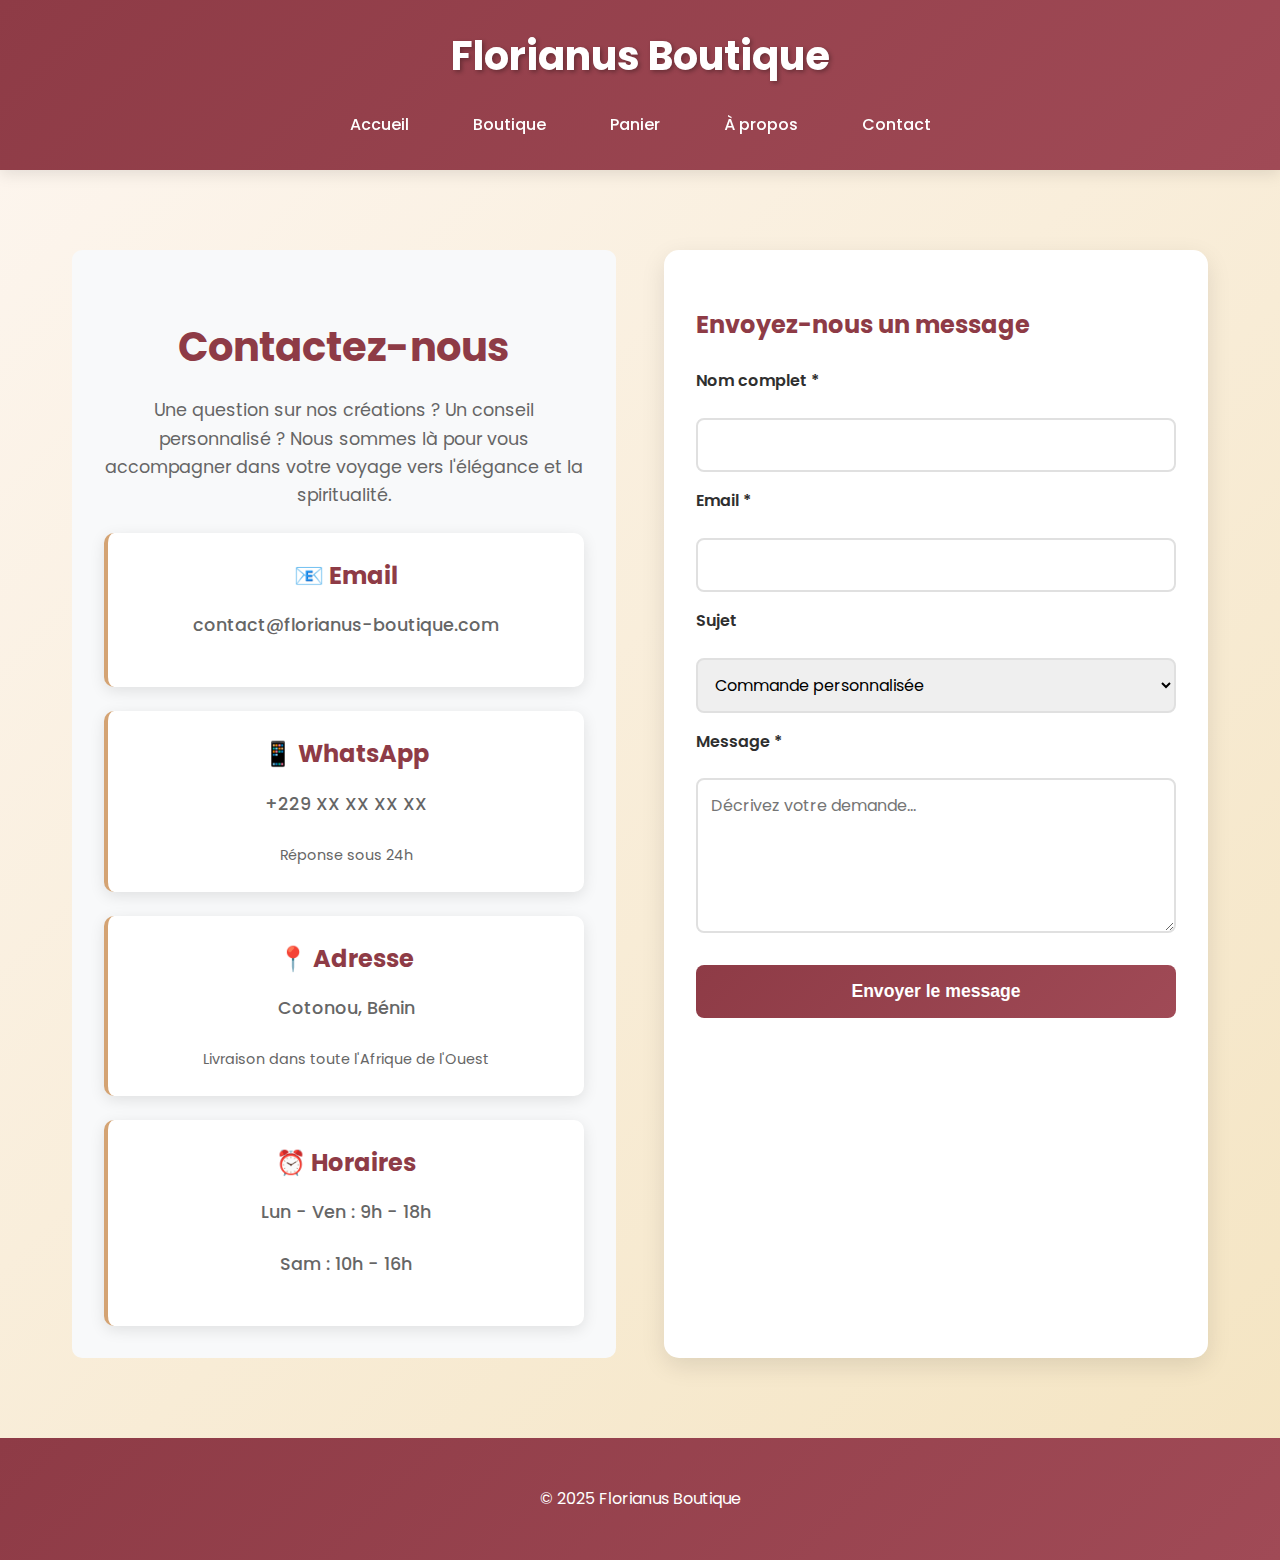
<file: contact.html>
<!DOCTYPE html>
<html lang="fr">
<head>
  <meta charset="UTF-8" />
  <meta name="viewport" content="width=device-width, initial-scale=1.0" />
  <title>Contact - Florianus</title>
  <link rel="stylesheet" href="style.css" />
  <script src="script.js" defer></script>
</head>
<body>
  <header>
    <h1>Florianus Boutique</h1>
    <nav>
      <a href="index.html">Accueil</a>
      <a href="boutique.html">Boutique</a>
      <a href="panier.html">Panier <span id="compteur-panier" class="compteur-panier">0</span></a>
      <a href="a-propos.html">À propos</a>
      <a href="contact.html">Contact</a>
    </nav>
  </header>

  <main>
    <div class="contact-container">
      <div class="contact-info">
        <h2>Contactez-nous</h2>
        <p>Une question sur nos créations ? Un conseil personnalisé ? Nous sommes là pour vous accompagner dans votre voyage vers l'élégance et la spiritualité.</p>
        
        <div class="contact-details">
          <div class="contact-item">
            <h3>📧 Email</h3>
            <p>contact@florianus-boutique.com</p>
          </div>
          
          <div class="contact-item">
            <h3>📱 WhatsApp</h3>
            <p>+229 XX XX XX XX</p>
            <small>Réponse sous 24h</small>
          </div>
          
          <div class="contact-item">
            <h3>📍 Adresse</h3>
            <p>Cotonou, Bénin</p>
            <small>Livraison dans toute l'Afrique de l'Ouest</small>
          </div>
          
          <div class="contact-item">
            <h3>⏰ Horaires</h3>
            <p>Lun - Ven : 9h - 18h</p>
            <p>Sam : 10h - 16h</p>
          </div>
        </div>
      </div>

      <div class="contact-form-container">
        <h3>Envoyez-nous un message</h3>
        <form id="contact-form">
          <label for="nom">Nom complet *</label>
          <input type="text" id="nom" name="nom" required />

          <label for="email">Email *</label>
          <input type="email" id="email" name="email" required />

          <label for="sujet">Sujet</label>
          <select id="sujet" name="sujet">
            <option value="commande">Commande personnalisée</option>
            <option value="livraison">Question livraison</option>
            <option value="retour">Retour/Échange</option>
            <option value="conseil">Conseil personnalisé</option>
            <option value="autre">Autre</option>
          </select>

          <label for="message">Message *</label>
          <textarea id="message" name="message" rows="5" placeholder="Décrivez votre demande..." required></textarea>

          <button type="submit">Envoyer le message</button>
        </form>
      </div>
    </div>
  </main>

  <footer>
    <p>&copy; 2025 Florianus Boutique</p>
  </footer>
</body>
</html>
</file>
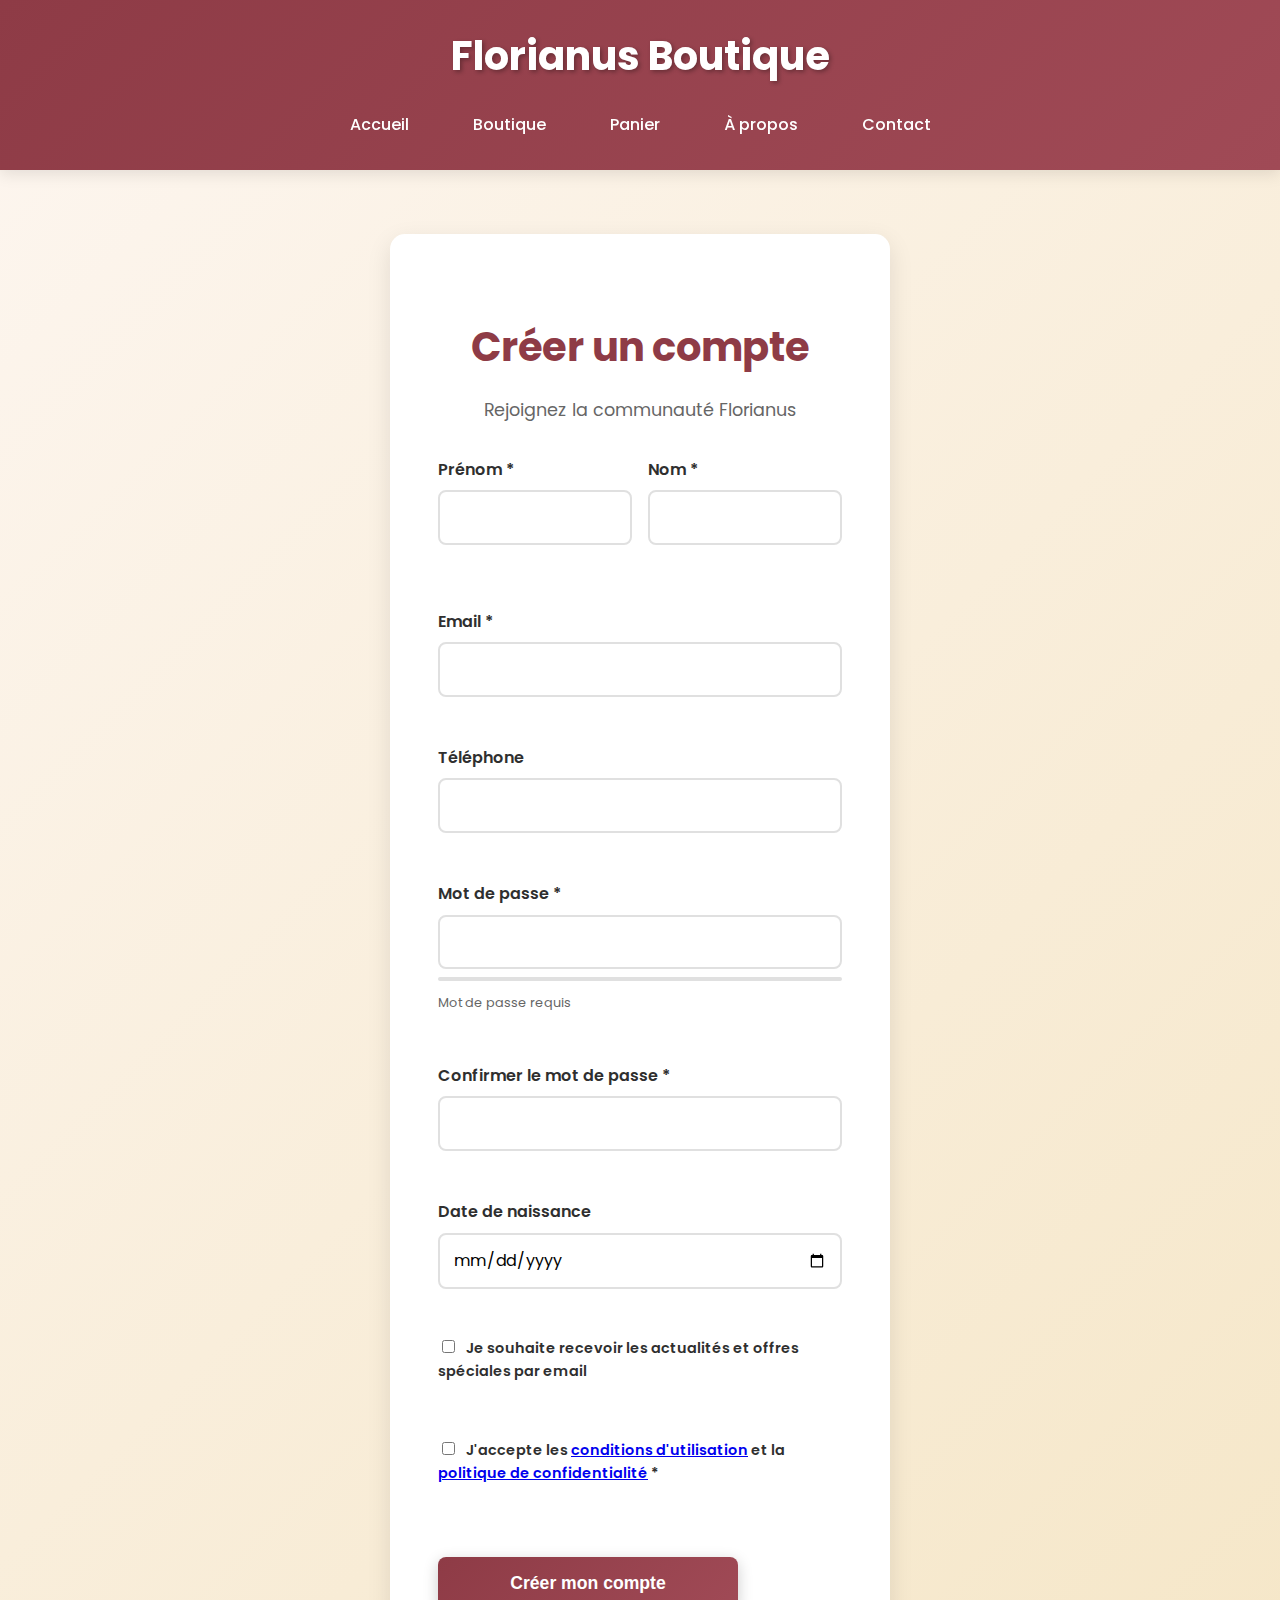
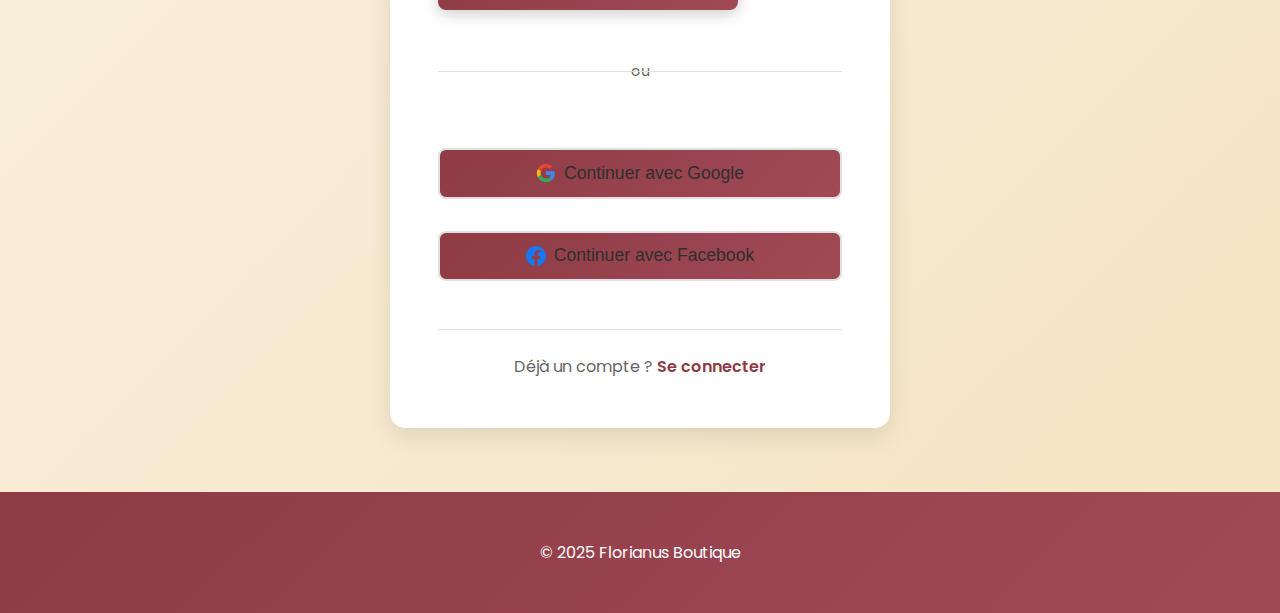
<file: inscription.html>
<!DOCTYPE html>
<html lang="fr">
<head>
  <meta charset="UTF-8" />
  <meta name="viewport" content="width=device-width, initial-scale=1.0" />
  <title>Inscription - Florianus</title>
  <link rel="stylesheet" href="style.css" />
  <script src="script.js" defer></script>
</head>
<body>
  <header>
    <h1>Florianus Boutique</h1>
    <nav>
      <a href="index.html">Accueil</a>
      <a href="boutique.html">Boutique</a>
      <a href="panier.html">Panier <span id="compteur-panier" class="compteur-panier">0</span></a>
      <a href="a-propos.html">À propos</a>
      <a href="contact.html">Contact</a>
    </nav>
  </header>

  <main>
    <div class="auth-container">
      <div class="auth-card">
        <div class="auth-header">
          <h2>Créer un compte</h2>
          <p>Rejoignez la communauté Florianus</p>
        </div>

        <form id="inscription-form" class="auth-form">
          <div class="form-row">
            <div class="form-group">
              <label for="prenom">Prénom *</label>
              <input type="text" id="prenom" name="prenom" required>
            </div>
            <div class="form-group">
              <label for="nom">Nom *</label>
              <input type="text" id="nom" name="nom" required>
            </div>
          </div>

          <div class="form-group">
            <label for="email-inscription">Email *</label>
            <input type="email" id="email-inscription" name="email" required>
          </div>

          <div class="form-group">
            <label for="telephone">Téléphone</label>
            <input type="tel" id="telephone" name="telephone">
          </div>

          <div class="form-group">
            <label for="password-inscription">Mot de passe *</label>
            <input type="password" id="password-inscription" name="password" required>
            <div class="password-strength">
              <div class="strength-bar">
                <div class="strength-fill" id="strength-fill"></div>
              </div>
              <span class="strength-text" id="strength-text">Mot de passe requis</span>
            </div>
          </div>

          <div class="form-group">
            <label for="confirm-password">Confirmer le mot de passe *</label>
            <input type="password" id="confirm-password" name="confirmPassword" required>
          </div>

          <div class="form-group">
            <label for="date-naissance">Date de naissance</label>
            <input type="date" id="date-naissance" name="dateNaissance">
          </div>

          <div class="form-group">
            <label for="newsletter" class="checkbox-label">
              <input type="checkbox" id="newsletter" name="newsletter">
              <span class="checkmark"></span>
              Je souhaite recevoir les actualités et offres spéciales par email
            </label>
          </div>

          <div class="form-group">
            <label for="terms" class="checkbox-label">
              <input type="checkbox" id="terms" name="terms" required>
              <span class="checkmark"></span>
              J'accepte les <a href="#" target="_blank">conditions d'utilisation</a> et la <a href="#" target="_blank">politique de confidentialité</a> *
            </label>
          </div>

          <button type="submit" class="btn btn-primary btn-full">
            <span id="btn-text">Créer mon compte</span>
            <span id="btn-loading" style="display: none;">Création...</span>
          </button>

          <div class="auth-divider">
            <span>ou</span>
          </div>

          <div class="social-login">
            <button type="button" class="btn-social btn-google">
              <svg viewBox="0 0 24 24" width="20" height="20">
                <path fill="#4285F4" d="M22.56 12.25c0-.78-.07-1.53-.2-2.25H12v4.26h5.92c-.26 1.37-1.04 2.53-2.21 3.31v2.77h3.57c2.08-1.92 3.28-4.74 3.28-8.09z"/>
                <path fill="#34A853" d="M12 23c2.97 0 5.46-.98 7.28-2.66l-3.57-2.77c-.98.66-2.23 1.06-3.71 1.06-2.86 0-5.29-1.93-6.16-4.53H2.18v2.84C3.99 20.53 7.7 23 12 23z"/>
                <path fill="#FBBC05" d="M5.84 14.09c-.22-.66-.35-1.36-.35-2.09s.13-1.43.35-2.09V7.07H2.18C1.43 8.55 1 10.22 1 12s.43 3.45 1.18 4.93l2.85-2.22.81-.62z"/>
                <path fill="#EA4335" d="M12 5.38c1.62 0 3.06.56 4.21 1.64l3.15-3.15C17.45 2.09 14.97 1 12 1 7.7 1 3.99 3.47 2.18 7.07l3.66 2.84c.87-2.6 3.3-4.53 6.16-4.53z"/>
              </svg>
              Continuer avec Google
            </button>
            <button type="button" class="btn-social btn-facebook">
              <svg viewBox="0 0 24 24" width="20" height="20" fill="#1877F2">
                <path d="M24 12.073c0-6.627-5.373-12-12-12s-12 5.373-12 12c0 5.99 4.388 10.954 10.125 11.854v-8.385H7.078v-3.47h3.047V9.43c0-3.007 1.792-4.669 4.533-4.669 1.312 0 2.686.235 2.686.235v2.953H15.83c-1.491 0-1.956.925-1.956 1.874v2.25h3.328l-.532 3.47h-2.796v8.385C19.612 23.027 24 18.062 24 12.073z"/>
              </svg>
              Continuer avec Facebook
            </button>
          </div>

          <div class="auth-footer">
            <p>Déjà un compte ? <a href="connexion.html">Se connecter</a></p>
          </div>
        </form>
      </div>
    </div>
  </main>

  <footer>
    <p>&copy; 2025 Florianus Boutique</p>
  </footer>
</body>
</html>
</file>
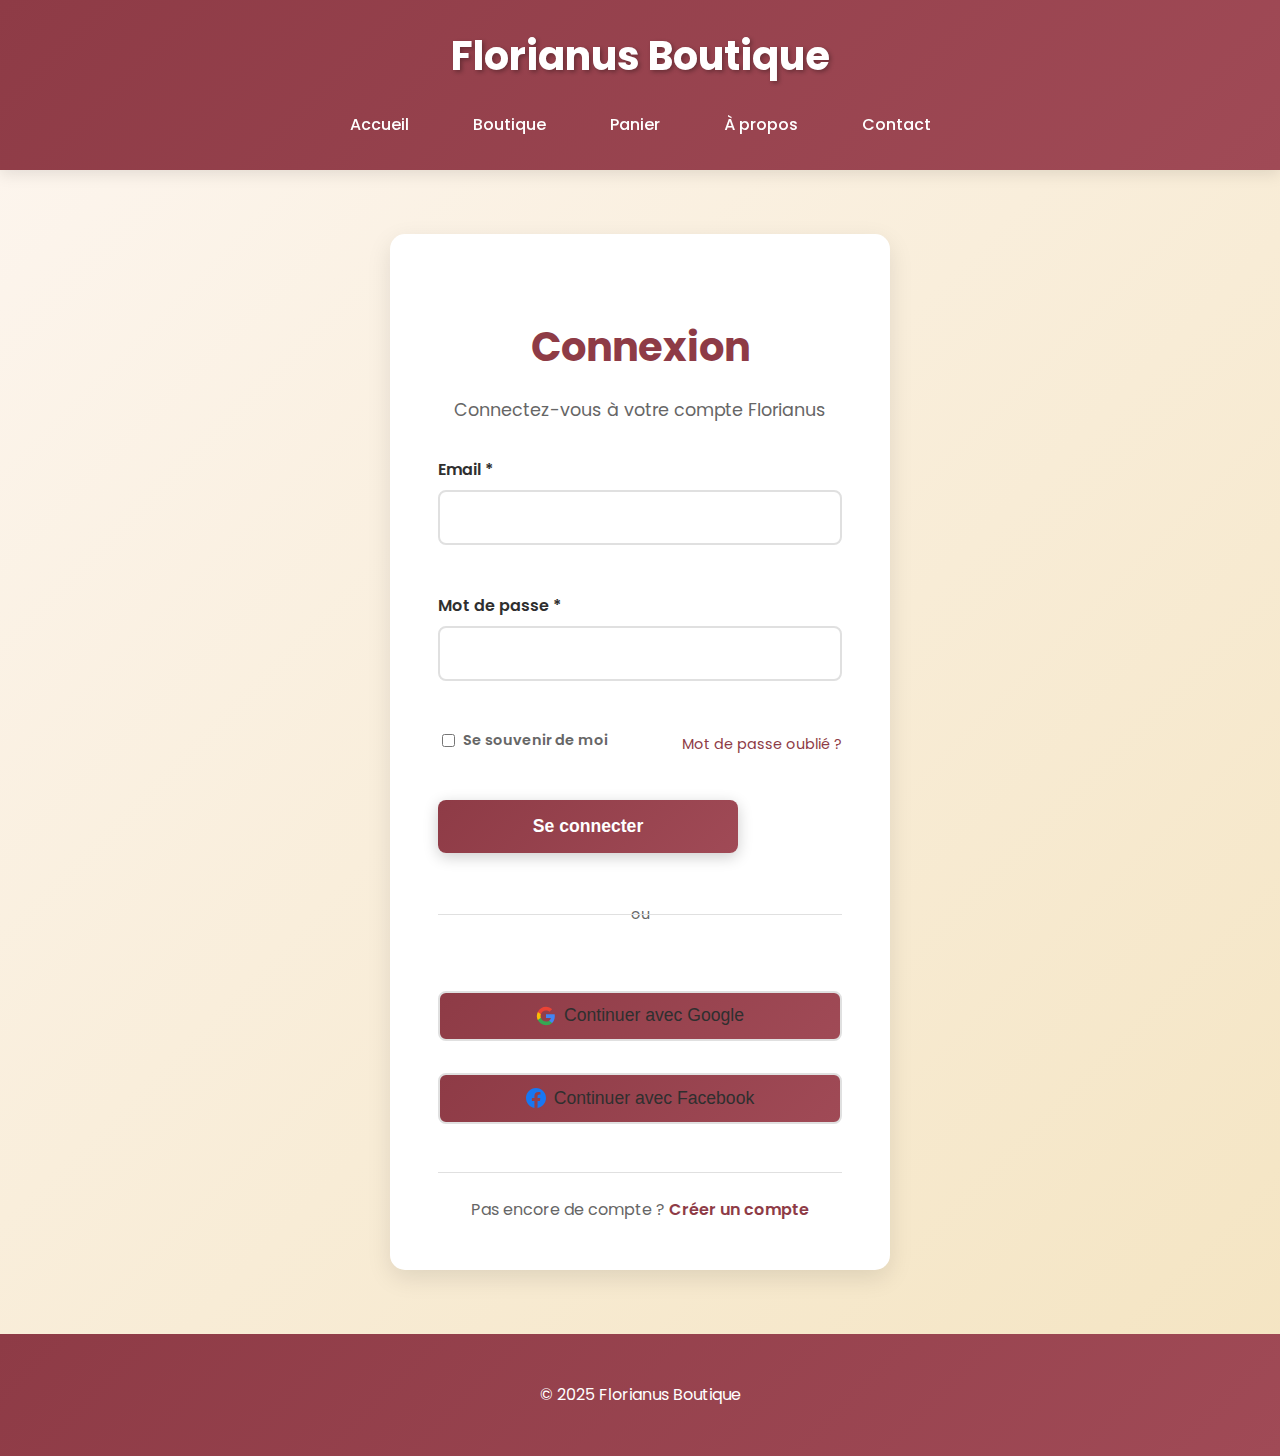
<file: mon-compte.html>
<!DOCTYPE html>
<html lang="fr">
<head>
  <meta charset="UTF-8" />
  <meta name="viewport" content="width=device-width, initial-scale=1.0" />
  <title>Mon Compte - Florianus</title>
  <link rel="stylesheet" href="style.css" />
  <script src="script.js" defer></script>
</head>
<body>
  <header>
    <h1>Florianus Boutique</h1>
    <nav>
      <a href="index.html">Accueil</a>
      <a href="boutique.html">Boutique</a>
      <a href="panier.html">Panier <span id="compteur-panier" class="compteur-panier">0</span></a>
      <a href="a-propos.html">À propos</a>
      <a href="contact.html">Contact</a>
      <a href="#" onclick="deconnexion()" class="logout-link">Déconnexion</a>
    </nav>
  </header>

  <main>
    <div class="dashboard-container">
      <div class="dashboard-sidebar">
        <div class="user-profile">
          <div class="user-avatar">
            <span id="user-initials">U</span>
          </div>
          <div class="user-info">
            <h3 id="user-name">Utilisateur</h3>
            <p id="user-email">user@example.com</p>
          </div>
        </div>
        
        <nav class="dashboard-nav">
          <a href="#overview" class="nav-item active" onclick="afficherSection('overview')">
            <span class="nav-icon">📊</span>
            Vue d'ensemble
          </a>
          <a href="#orders" class="nav-item" onclick="afficherSection('orders')">
            <span class="nav-icon">📦</span>
            Mes commandes
          </a>
          <a href="#wishlist" class="nav-item" onclick="afficherSection('wishlist')">
            <span class="nav-icon">❤️</span>
            Ma liste de souhaits
          </a>
          <a href="#profile" class="nav-item" onclick="afficherSection('profile')">
            <span class="nav-icon">👤</span>
            Mon profil
          </a>
          <a href="#addresses" class="nav-item" onclick="afficherSection('addresses')">
            <span class="nav-icon">📍</span>
            Mes adresses
          </a>
          <a href="#settings" class="nav-item" onclick="afficherSection('settings')">
            <span class="nav-icon">⚙️</span>
            Paramètres
          </a>
        </nav>
      </div>

      <div class="dashboard-content">
        <!-- Vue d'ensemble -->
        <section id="overview" class="dashboard-section active">
          <h2>Vue d'ensemble</h2>
          <div class="stats-grid">
            <div class="stat-card">
              <div class="stat-icon">📦</div>
              <div class="stat-info">
                <h3 id="total-orders">0</h3>
                <p>Commandes totales</p>
              </div>
            </div>
            <div class="stat-card">
              <div class="stat-icon">💰</div>
              <div class="stat-info">
                <h3 id="total-spent">0,00 €</h3>
                <p>Total dépensé</p>
              </div>
            </div>
            <div class="stat-card">
              <div class="stat-icon">❤️</div>
              <div class="stat-info">
                <h3 id="wishlist-count">0</h3>
                <p>Articles favoris</p>
              </div>
            </div>
            <div class="stat-card">
              <div class="stat-icon">⭐</div>
              <div class="stat-info">
                <h3 id="loyalty-points">0</h3>
                <p>Points de fidélité</p>
              </div>
            </div>
          </div>

          <div class="recent-orders">
            <h3>Commandes récentes</h3>
            <div id="recent-orders-list">
              <p>Aucune commande récente</p>
            </div>
          </div>
        </section>

        <!-- Mes commandes -->
        <section id="orders" class="dashboard-section">
          <h2>Mes commandes</h2>
          <div id="orders-list">
            <div class="empty-state">
              <div class="empty-icon">📦</div>
              <h3>Aucune commande</h3>
              <p>Vous n'avez pas encore passé de commande.</p>
              <a href="boutique.html" class="btn btn-primary">Découvrir la boutique</a>
            </div>
          </div>
        </section>

        <!-- Liste de souhaits -->
        <section id="wishlist" class="dashboard-section">
          <h2>Ma liste de souhaits</h2>
          <div id="wishlist-list">
            <div class="empty-state">
              <div class="empty-icon">❤️</div>
              <h3>Liste de souhaits vide</h3>
              <p>Ajoutez des articles à votre liste de souhaits.</p>
              <a href="boutique.html" class="btn btn-primary">Découvrir la boutique</a>
            </div>
          </div>
        </section>

        <!-- Mon profil -->
        <section id="profile" class="dashboard-section">
          <h2>Mon profil</h2>
          <form id="profile-form" class="profile-form">
            <div class="form-row">
              <div class="form-group">
                <label for="profile-prenom">Prénom *</label>
                <input type="text" id="profile-prenom" name="prenom" required>
              </div>
              <div class="form-group">
                <label for="profile-nom">Nom *</label>
                <input type="text" id="profile-nom" name="nom" required>
              </div>
            </div>
            
            <div class="form-group">
              <label for="profile-email">Email *</label>
              <input type="email" id="profile-email" name="email" required>
            </div>
            
            <div class="form-group">
              <label for="profile-telephone">Téléphone</label>
              <input type="tel" id="profile-telephone" name="telephone">
            </div>
            
            <div class="form-group">
              <label for="profile-date-naissance">Date de naissance</label>
              <input type="date" id="profile-date-naissance" name="dateNaissance">
            </div>
            
            <button type="submit" class="btn btn-primary">Mettre à jour</button>
          </form>
        </section>

        <!-- Mes adresses -->
        <section id="addresses" class="dashboard-section">
          <h2>Mes adresses</h2>
          <div class="addresses-header">
            <button onclick="afficherFormulaireAdresse()" class="btn btn-primary">
              <span>+</span> Ajouter une adresse
            </button>
          </div>
          <div id="addresses-list">
            <div class="empty-state">
              <div class="empty-icon">📍</div>
              <h3>Aucune adresse</h3>
              <p>Ajoutez une adresse pour faciliter vos commandes.</p>
            </div>
          </div>
        </section>

        <!-- Paramètres -->
        <section id="settings" class="dashboard-section">
          <h2>Paramètres</h2>
          <div class="settings-sections">
            <div class="settings-section">
              <h3>Notifications</h3>
              <div class="setting-item">
                <label class="switch">
                  <input type="checkbox" id="email-notifications" checked>
                  <span class="slider"></span>
                </label>
                <div class="setting-info">
                  <h4>Notifications par email</h4>
                  <p>Recevez des mises à jour sur vos commandes</p>
                </div>
              </div>
              <div class="setting-item">
                <label class="switch">
                  <input type="checkbox" id="newsletter" checked>
                  <span class="slider"></span>
                </label>
                <div class="setting-info">
                  <h4>Newsletter</h4>
                  <p>Recevez nos actualités et offres spéciales</p>
                </div>
              </div>
            </div>

            <div class="settings-section">
              <h3>Compte</h3>
              <div class="setting-item">
                <button onclick="changerMotDePasse()" class="btn btn-secondary">Changer le mot de passe</button>
                <div class="setting-info">
                  <h4>Mot de passe</h4>
                  <p>Mettez à jour votre mot de passe</p>
                </div>
              </div>
              <div class="setting-item">
                <button onclick="supprimerCompte()" class="btn btn-danger">Supprimer le compte</button>
                <div class="setting-info">
                  <h4>Supprimer le compte</h4>
                  <p>Cette action est irréversible</p>
                </div>
              </div>
            </div>
          </div>
        </section>
      </div>
    </div>
  </main>

  <footer>
    <p>&copy; 2025 Florianus Boutique</p>
  </footer>
</body>
</html>
</file>
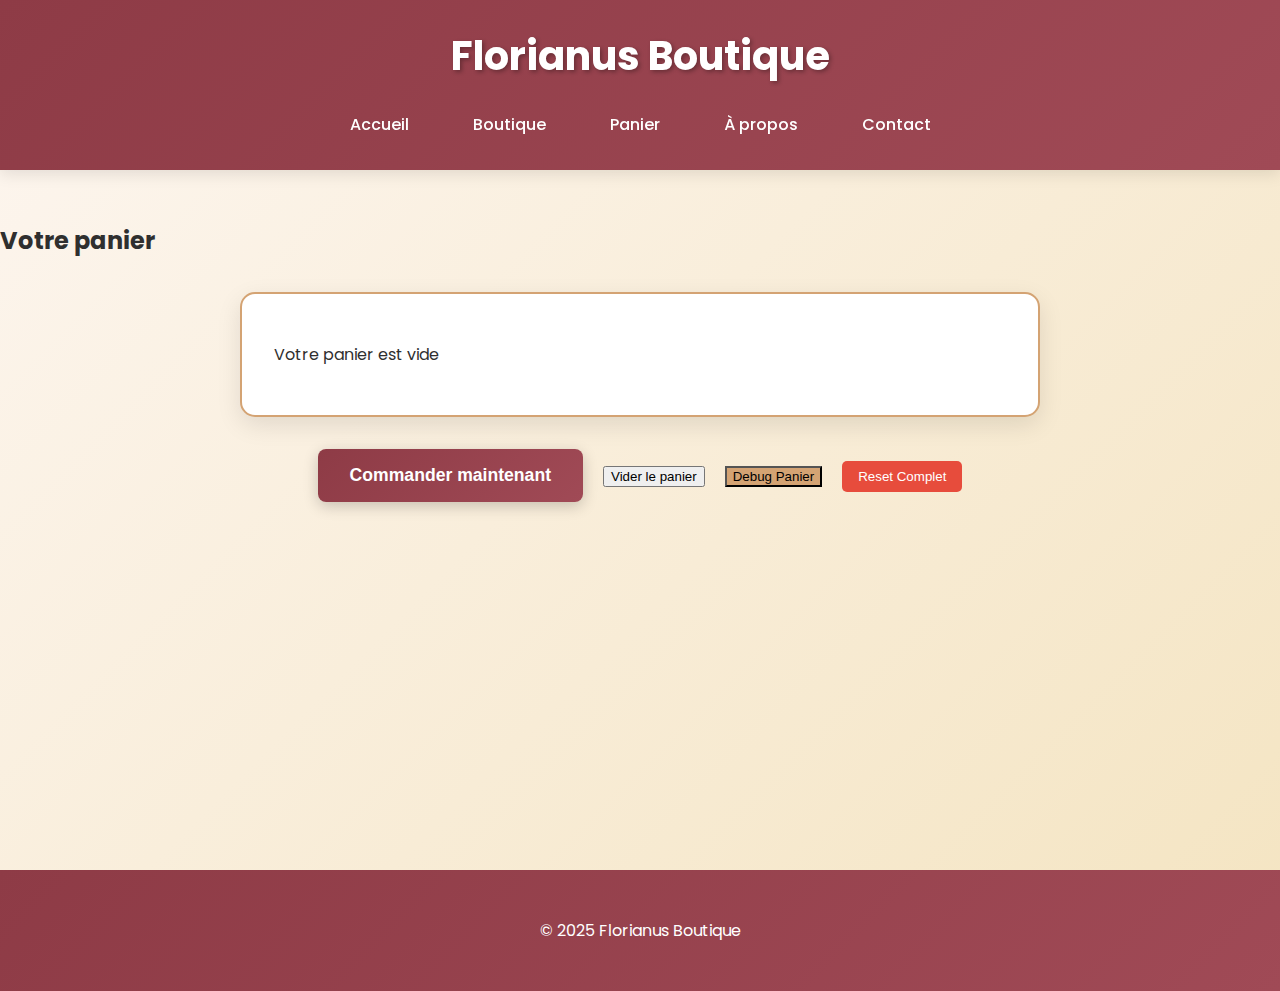
<file: panier.html>
<!DOCTYPE html>
<html lang="fr">
<head>
  <meta charset="UTF-8" />
  <meta name="viewport" content="width=device-width, initial-scale=1.0" />
  <title>Panier - Florianus</title>
  <link rel="stylesheet" href="style.css" />
  <script src="script.js" defer></script>
</head>
<body>
  <header>
    <h1>Florianus Boutique</h1>
    <nav>
      <a href="index.html">Accueil</a>
      <a href="boutique.html">Boutique</a>
      <a href="panier.html">Panier <span id="compteur-panier" class="compteur-panier">0</span></a>
      <a href="a-propos.html">À propos</a>
      <a href="contact.html">Contact</a>
    </nav>
  </header>

  <main>
    <h2>Votre panier</h2>
    <section id="panier" class="panier-zone"></section>
    <div style="text-align: center; margin-top: 1rem;">
      <button onclick="commander()" class="btn btn-primary" style="margin-right: 1rem; padding: 1rem 2rem; font-size: 1.1rem;">Commander maintenant</button>
      <button onclick="viderPanier()" style="margin-right: 1rem;">Vider le panier</button>
      <button onclick="debugPanier()" style="background-color: #d4a373; margin-right: 1rem;">Debug Panier</button>
      <button onclick="localStorage.clear(); location.reload();" style="background-color: #e74c3c; color: white; border: none; padding: 0.5rem 1rem; border-radius: 5px; cursor: pointer;">Reset Complet</button>
    </div>
  </main>

  <footer>
    <p>&copy; 2025 Florianus Boutique</p>
  </footer>
</body>
</html>
</file>
<file: style.css>
@import url('https://fonts.googleapis.com/css2?family=Poppins:wght@300;400;500;600;700&display=swap');

* {
  box-sizing: border-box;
}

body {
  margin: 0;
  font-family: 'Poppins', sans-serif;
  background: linear-gradient(135deg, #fdf6f0 0%, #f4e4c1 100%);
  color: #2f2f2f;
  line-height: 1.6;
  min-height: 100vh;
}

header {
  background: linear-gradient(135deg, #8e3b46 0%, #a04a56 100%);
  color: white;
  padding: 1.5em 1em;
  text-align: center;
  box-shadow: 0 4px 15px rgba(0,0,0,0.1);
  position: sticky;
  top: 0;
  z-index: 100;
}

header h1 {
  margin: 0 0 1rem 0;
  font-size: 2.5rem;
  font-weight: 700;
  text-shadow: 2px 2px 4px rgba(0,0,0,0.3);
}

nav {
  display: flex;
  justify-content: center;
  flex-wrap: wrap;
  gap: 2rem;
}

nav a {
  color: white;
  text-decoration: none;
  font-weight: 500;
  padding: 0.5rem 1rem;
  border-radius: 25px;
  transition: all 0.3s ease;
  position: relative;
}

nav a:hover {
  background-color: rgba(255,255,255,0.2);
  transform: translateY(-2px);
}

.auth-links {
  display: flex;
  gap: 0.5rem;
  margin-left: auto;
}

.btn-outline {
  background-color: transparent;
  color: #8e3b46;
  border: 2px solid #8e3b46;
  padding: 0.5rem 1rem;
  border-radius: 5px;
  text-decoration: none;
  font-weight: 600;
  transition: all 0.3s ease;
}

.btn-outline:hover {
  background-color: #8e3b46;
  color: white;
}

.compteur-panier {
  background-color: #d4a373;
  color: #2f2f2f;
  border-radius: 50%;
  padding: 0.2rem 0.5rem;
  font-size: 0.8rem;
  font-weight: bold;
  margin-left: 0.5rem;
  display: none;
}

.hero {
  text-align: center;
  padding: 6em 2em;
  background: linear-gradient(135deg, #d4a373 0%, #c49b6a 100%);
  color: white;
  position: relative;
  overflow: hidden;
}

.hero::before {
  content: '';
  position: absolute;
  top: 0;
  left: 0;
  right: 0;
  bottom: 0;
  background: url('data:image/svg+xml,<svg xmlns="http://www.w3.org/2000/svg" viewBox="0 0 100 100"><defs><pattern id="grain" width="100" height="100" patternUnits="userSpaceOnUse"><circle cx="50" cy="50" r="1" fill="rgba(255,255,255,0.1)"/></pattern></defs><rect width="100" height="100" fill="url(%23grain)"/></svg>');
  opacity: 0.3;
}

.hero h2 {
  font-size: 3rem;
  margin-bottom: 1rem;
  position: relative;
  z-index: 1;
  text-shadow: 2px 2px 4px rgba(0,0,0,0.3);
}

.hero p {
  font-size: 1.3rem;
  margin-bottom: 2rem;
  position: relative;
  z-index: 1;
}

.btn {
  background: linear-gradient(135deg, #2f2f2f 0%, #4a4a4a 100%);
  color: white;
  padding: 1rem 2rem;
  text-decoration: none;
  border-radius: 30px;
  font-weight: 600;
  transition: all 0.3s ease;
  display: inline-block;
  position: relative;
  z-index: 1;
  box-shadow: 0 4px 15px rgba(0,0,0,0.2);
}

.btn:hover {
  transform: translateY(-3px);
  box-shadow: 0 6px 20px rgba(0,0,0,0.3);
}

footer {
  text-align: center;
  padding: 2em;
  background: linear-gradient(135deg, #8e3b46 0%, #a04a56 100%);
  color: white;
  margin-top: auto;
}

.produits {
  display: grid;
  grid-template-columns: repeat(auto-fit, minmax(300px, 1fr));
  gap: 2rem;
  padding: 3rem 2rem;
  max-width: 1200px;
  margin: 0 auto;
}

.produit {
  background-color: #fff;
  border: 2px solid #d4a373;
  border-radius: 15px;
  padding: 1.5rem;
  text-align: center;
  box-shadow: 0 8px 25px rgba(0,0,0,0.1);
  transition: all 0.3s ease;
  position: relative;
  overflow: hidden;
}

.produit::before {
  content: '';
  position: absolute;
  top: 0;
  left: -100%;
  width: 100%;
  height: 100%;
  background: linear-gradient(90deg, transparent, rgba(212, 163, 115, 0.1), transparent);
  transition: left 0.5s;
}

.produit:hover::before {
  left: 100%;
}

.produit:hover {
  transform: translateY(-10px);
  box-shadow: 0 15px 35px rgba(0,0,0,0.15);
  border-color: #8e3b46;
}

.produit img, .image-placeholder {
  width: 100%;
  height: 250px;
  object-fit: cover;
  border-radius: 10px;
  margin-bottom: 1rem;
  transition: transform 0.3s ease;
}

.image-placeholder svg {
  width: 100%;
  height: 100%;
  border-radius: 10px;
}

.produit:hover img, .produit:hover .image-placeholder {
  transform: scale(1.05);
}

.produit h3 {
  color: #8e3b46;
  margin: 1rem 0;
  font-size: 1.3rem;
  font-weight: 600;
}

.produit p {
  font-size: 1.5rem;
  font-weight: 700;
  color: #2f2f2f;
  margin: 1rem 0;
}

.produit button {
  background: linear-gradient(135deg, #8e3b46 0%, #a04a56 100%);
  color: white;
  border: none;
  padding: 0.8rem 1.5rem;
  margin-top: 1rem;
  cursor: pointer;
  border-radius: 25px;
  font-weight: 600;
  transition: all 0.3s ease;
  width: 100%;
}

.produit button:hover {
  transform: translateY(-2px);
  box-shadow: 0 5px 15px rgba(142, 59, 70, 0.4);
}

.produit .btn-disabled {
  background-color: #ccc !important;
  color: #666 !important;
  cursor: not-allowed !important;
  transform: none !important;
  box-shadow: none !important;
}

.produit .btn-disabled:hover {
  transform: none !important;
  box-shadow: none !important;
}

.stock-info {
  margin: 0.5rem 0;
  text-align: center;
}

.stock-badge {
  display: inline-block;
  padding: 0.3rem 0.8rem;
  border-radius: 15px;
  font-size: 0.8rem;
  font-weight: 600;
}

.stock-ok {
  background-color: #d4edda;
  color: #155724;
}

.stock-low {
  background-color: #fff3cd;
  color: #856404;
}

.stock-out {
  background-color: #f8d7da;
  color: #721c24;
}

.panier-zone {
  padding: 2rem;
  background-color: #fff;
  border: 2px solid #d4a373;
  border-radius: 15px;
  margin: 2rem;
  box-shadow: 0 8px 25px rgba(0,0,0,0.1);
  max-width: 800px;
  margin-left: auto;
  margin-right: auto;
}

.article-panier {
  display: flex;
  justify-content: space-between;
  align-items: center;
  padding: 1rem;
  border-bottom: 1px solid #f0f0f0;
  transition: background-color 0.3s ease;
}

.article-panier:hover {
  background-color: #f9f9f9;
}

.info-article h4 {
  margin: 0 0 0.5rem 0;
  color: #8e3b46;
  font-size: 1.1rem;
}

.info-article p {
  margin: 0;
  color: #666;
  font-size: 0.9rem;
}

.actions-article {
  display: flex;
  align-items: center;
  gap: 0.5rem;
}

.actions-article button {
  background-color: #d4a373;
  color: white;
  border: none;
  width: 30px;
  height: 30px;
  border-radius: 50%;
  cursor: pointer;
  font-weight: bold;
  transition: all 0.3s ease;
}

.actions-article button:hover {
  background-color: #8e3b46;
  transform: scale(1.1);
}

.btn-supprimer {
  background-color: #e74c3c !important;
}

.btn-supprimer:hover {
  background-color: #c0392b !important;
}

.actions-article span {
  min-width: 30px;
  text-align: center;
  font-weight: bold;
}

.sous-total {
  font-weight: bold;
  color: #8e3b46;
  font-size: 1.1rem;
}

.total-panier {
  text-align: center;
  padding: 1rem;
  background-color: #f8f8f8;
  border-radius: 10px;
  margin-top: 1rem;
  font-size: 1.3rem;
  color: #2f2f2f;
}

.contact-container {
  display: grid;
  grid-template-columns: 1fr 1fr;
  gap: 3rem;
  max-width: 1200px;
  margin: 0 auto;
  padding: 3rem 2rem;
}

.contact-info h2 {
  color: #8e3b46;
  font-size: 2.5rem;
  margin-bottom: 1rem;
}

.contact-info p {
  font-size: 1.1rem;
  margin-bottom: 2rem;
  color: #666;
}

.contact-details {
  display: grid;
  gap: 1.5rem;
}

.contact-item {
  background-color: #fff;
  padding: 1.5rem;
  border-radius: 10px;
  box-shadow: 0 4px 15px rgba(0,0,0,0.1);
  border-left: 4px solid #d4a373;
}

.contact-item h3 {
  color: #8e3b46;
  margin: 0 0 0.5rem 0;
  font-size: 1.2rem;
}

.contact-item p {
  margin: 0.5rem 0;
  font-weight: 500;
}

.contact-item small {
  color: #666;
  font-size: 0.9rem;
}

.contact-form-container {
  background-color: #fff;
  padding: 2rem;
  border-radius: 15px;
  box-shadow: 0 8px 25px rgba(0,0,0,0.1);
}

.contact-form-container h3 {
  color: #8e3b46;
  margin-bottom: 1.5rem;
  font-size: 1.5rem;
}

form {
  display: flex;
  flex-direction: column;
  gap: 1rem;
}

form label {
  font-weight: 600;
  color: #2f2f2f;
  margin-bottom: 0.5rem;
}

form input, form textarea, form select {
  padding: 0.8rem;
  border: 2px solid #e0e0e0;
  border-radius: 8px;
  font-size: 1rem;
  transition: border-color 0.3s ease;
  font-family: inherit;
}

form input:focus, form textarea:focus, form select:focus {
  outline: none;
  border-color: #d4a373;
  box-shadow: 0 0 0 3px rgba(212, 163, 115, 0.1);
}

form button {
  background: linear-gradient(135deg, #8e3b46 0%, #a04a56 100%);
  color: white;
  border: none;
  padding: 1rem 2rem;
  border-radius: 8px;
  cursor: pointer;
  font-weight: 600;
  font-size: 1.1rem;
  transition: all 0.3s ease;
  margin-top: 1rem;
}

form button:hover {
  transform: translateY(-2px);
  box-shadow: 0 5px 15px rgba(142, 59, 70, 0.4);
}

.message-confirmation {
  position: fixed;
  top: 20px;
  right: 20px;
  background: linear-gradient(135deg, #27ae60 0%, #2ecc71 100%);
  color: white;
  padding: 1rem 1.5rem;
  border-radius: 8px;
  box-shadow: 0 4px 15px rgba(0,0,0,0.2);
  z-index: 1000;
  animation: slideIn 0.3s ease;
}

@keyframes slideIn {
  from {
    transform: translateX(100%);
    opacity: 0;
  }
  to {
    transform: translateX(0);
    opacity: 1;
  }
}

main {
  min-height: calc(100vh - 200px);
  padding: 2rem 0;
}

/* Styles pour la page À propos */
.hero-about {
  background: linear-gradient(135deg, #8e3b46 0%, #d4a373 50%, #8e3b46 100%);
  color: white;
  text-align: center;
  padding: 6rem 2rem;
  position: relative;
  overflow: hidden;
}

.hero-about::before {
  content: '';
  position: absolute;
  top: 0;
  left: 0;
  right: 0;
  bottom: 0;
  background: url('data:image/svg+xml,<svg xmlns="http://www.w3.org/2000/svg" viewBox="0 0 100 100"><defs><pattern id="grain" width="100" height="100" patternUnits="userSpaceOnUse"><circle cx="50" cy="50" r="1" fill="rgba(255,255,255,0.1)"/></pattern></defs><rect width="100" height="100" fill="url(%23grain)"/></svg>');
  opacity: 0.3;
}

.hero-content {
  position: relative;
  z-index: 1;
  max-width: 800px;
  margin: 0 auto;
}

.hero-about h2 {
  font-size: 3.5rem;
  margin-bottom: 1rem;
  text-shadow: 2px 2px 4px rgba(0,0,0,0.3);
  font-weight: 700;
}

.hero-subtitle {
  font-size: 1.5rem;
  font-weight: 300;
  opacity: 0.9;
  margin: 0;
}

.container {
  max-width: 1200px;
  margin: 0 auto;
  padding: 0 2rem;
}

.about-section {
  padding: 5rem 0;
  background-color: #fff;
}

.about-content {
  display: grid;
  grid-template-columns: 1fr 1fr;
  gap: 4rem;
  align-items: center;
}

.about-text h3 {
  color: #8e3b46;
  font-size: 2.5rem;
  margin-bottom: 2rem;
  font-weight: 600;
}

.about-text p {
  font-size: 1.1rem;
  line-height: 1.8;
  color: #666;
  margin-bottom: 1.5rem;
}

.about-visual, .mission-visual {
  display: flex;
  justify-content: center;
  align-items: center;
}

.visual-element {
  width: 100%;
  max-width: 300px;
  height: 300px;
  background: linear-gradient(135deg, #f8f8f8 0%, #f0f0f0 100%);
  border-radius: 20px;
  display: flex;
  align-items: center;
  justify-content: center;
  box-shadow: 0 10px 30px rgba(0,0,0,0.1);
  transition: transform 0.3s ease;
}

.visual-element:hover {
  transform: scale(1.05);
}

.visual-element svg {
  width: 80%;
  height: 80%;
}

.values-section {
  padding: 5rem 0;
  background: linear-gradient(135deg, #fdf6f0 0%, #f4e4c1 100%);
}

.values-section h3 {
  text-align: center;
  color: #8e3b46;
  font-size: 2.5rem;
  margin-bottom: 3rem;
  font-weight: 600;
}

.values-grid {
  display: grid;
  grid-template-columns: repeat(auto-fit, minmax(250px, 1fr));
  gap: 2rem;
}

.value-card {
  background-color: #fff;
  padding: 2.5rem 2rem;
  border-radius: 15px;
  text-align: center;
  box-shadow: 0 8px 25px rgba(0,0,0,0.1);
  transition: all 0.3s ease;
  border-top: 4px solid #d4a373;
}

.value-card:hover {
  transform: translateY(-10px);
  box-shadow: 0 15px 35px rgba(0,0,0,0.15);
}

.value-icon {
  font-size: 3rem;
  margin-bottom: 1.5rem;
  display: block;
}

.value-card h4 {
  color: #8e3b46;
  font-size: 1.5rem;
  margin-bottom: 1rem;
  font-weight: 600;
}

.value-card p {
  color: #666;
  line-height: 1.6;
  font-size: 1rem;
}

.mission-section {
  padding: 5rem 0;
  background-color: #fff;
}

.mission-content {
  display: grid;
  grid-template-columns: 1fr 1fr;
  gap: 4rem;
  align-items: center;
}

.mission-text h3 {
  color: #8e3b46;
  font-size: 2.5rem;
  margin-bottom: 2rem;
  font-weight: 600;
}

.mission-text p {
  font-size: 1.1rem;
  line-height: 1.8;
  color: #666;
  margin-bottom: 1.5rem;
}

.mission-stats {
  display: flex;
  gap: 2rem;
  margin-top: 2rem;
}

.stat {
  text-align: center;
  flex: 1;
}

.stat-number {
  display: block;
  font-size: 2.5rem;
  font-weight: 700;
  color: #8e3b46;
  margin-bottom: 0.5rem;
}

.stat-label {
  font-size: 0.9rem;
  color: #666;
  font-weight: 500;
}

.cta-section {
  padding: 5rem 0;
  background: linear-gradient(135deg, #8e3b46 0%, #a04a56 100%);
  color: white;
  text-align: center;
}

.cta-section h3 {
  font-size: 2.5rem;
  margin-bottom: 1rem;
  font-weight: 600;
}

.cta-section p {
  font-size: 1.2rem;
  margin-bottom: 2.5rem;
  opacity: 0.9;
}

.cta-buttons {
  display: flex;
  gap: 1.5rem;
  justify-content: center;
  flex-wrap: wrap;
}

.btn-secondary {
  background: transparent !important;
  border: 2px solid white !important;
  color: white !important;
}

.btn-secondary:hover {
  background-color: white !important;
  color: #8e3b46 !important;
}

@media (max-width: 768px) {
  .contact-container {
    grid-template-columns: 1fr;
    gap: 2rem;
  }
  
  .hero h2, .hero-about h2 {
    font-size: 2rem;
  }
  
  .hero p, .hero-subtitle {
    font-size: 1.1rem;
  }
  
  nav {
    gap: 1rem;
  }
  
  .produits {
    grid-template-columns: 1fr;
    padding: 2rem 1rem;
  }
  
  .article-panier {
    flex-direction: column;
    gap: 1rem;
    text-align: center;
  }
  
  .actions-article {
    justify-content: center;
  }
  
  .about-content, .mission-content {
    grid-template-columns: 1fr;
    gap: 2rem;
  }
  
  .values-grid {
    grid-template-columns: 1fr;
  }
  
  .mission-stats {
    flex-direction: column;
    gap: 1rem;
  }
  
  .cta-buttons {
    flex-direction: column;
    align-items: center;
  }
  
  .hero-about h2 {
    font-size: 2.5rem;
  }
  
  .about-text h3, .values-section h3, .mission-text h3, .cta-section h3 {
    font-size: 2rem;
  }
}

/* Styles pour la page Checkout */
.checkout-container {
  max-width: 1200px;
  margin: 0 auto;
  padding: 2rem;
}

.checkout-header {
  text-align: center;
  margin-bottom: 3rem;
}

.checkout-header h2 {
  color: #8e3b46;
  font-size: 2.5rem;
  margin-bottom: 2rem;
}

.checkout-steps {
  display: flex;
  justify-content: center;
  gap: 2rem;
  margin-bottom: 2rem;
}

.step {
  padding: 0.8rem 1.5rem;
  background-color: #f0f0f0;
  border-radius: 25px;
  color: #666;
  font-weight: 500;
  position: relative;
}

.step.active {
  background-color: #8e3b46;
  color: white;
}

.step:not(:last-child)::after {
  content: '→';
  position: absolute;
  right: -1.5rem;
  top: 50%;
  transform: translateY(-50%);
  color: #d4a373;
  font-weight: bold;
}

.checkout-content {
  display: grid;
  grid-template-columns: 1fr 2fr;
  gap: 3rem;
}

.checkout-sidebar {
  background-color: #fff;
  padding: 2rem;
  border-radius: 15px;
  box-shadow: 0 8px 25px rgba(0,0,0,0.1);
  height: fit-content;
  position: sticky;
  top: 2rem;
}

.checkout-sidebar h3 {
  color: #8e3b46;
  margin-bottom: 1.5rem;
  font-size: 1.5rem;
}

.checkout-panier {
  margin-bottom: 2rem;
}

.checkout-item {
  display: flex;
  justify-content: space-between;
  align-items: center;
  padding: 1rem 0;
  border-bottom: 1px solid #f0f0f0;
}

.checkout-item:last-child {
  border-bottom: none;
}

.checkout-item-info h4 {
  color: #8e3b46;
  margin: 0 0 0.5rem 0;
  font-size: 1rem;
}

.checkout-item-info p {
  color: #666;
  margin: 0;
  font-size: 0.9rem;
}

.checkout-item-price {
  font-weight: bold;
  color: #2f2f2f;
}

.checkout-total {
  border-top: 2px solid #d4a373;
  padding-top: 1rem;
}

.total-line {
  display: flex;
  justify-content: space-between;
  margin-bottom: 0.5rem;
  font-size: 1rem;
}

.total-line.total-final {
  font-size: 1.3rem;
  font-weight: bold;
  color: #8e3b46;
  margin-top: 1rem;
  padding-top: 1rem;
  border-top: 1px solid #d4a373;
}

.checkout-form {
  background-color: #fff;
  padding: 2rem;
  border-radius: 15px;
  box-shadow: 0 8px 25px rgba(0,0,0,0.1);
}

.form-section {
  margin-bottom: 3rem;
  padding-bottom: 2rem;
  border-bottom: 1px solid #f0f0f0;
}

.form-section:last-child {
  border-bottom: none;
  margin-bottom: 0;
}

.form-section h3 {
  color: #8e3b46;
  margin-bottom: 1.5rem;
  font-size: 1.5rem;
}

.form-row {
  display: grid;
  grid-template-columns: 1fr 1fr;
  gap: 1rem;
}

.form-group {
  margin-bottom: 1.5rem;
}

.form-group label {
  display: block;
  margin-bottom: 0.5rem;
  font-weight: 600;
  color: #2f2f2f;
}

.form-group input,
.form-group select {
  width: 100%;
  padding: 0.8rem;
  border: 2px solid #e0e0e0;
  border-radius: 8px;
  font-size: 1rem;
  transition: border-color 0.3s ease;
  font-family: inherit;
}

.form-group input:focus,
.form-group select:focus {
  outline: none;
  border-color: #d4a373;
  box-shadow: 0 0 0 3px rgba(212, 163, 115, 0.1);
}

.delivery-options {
  display: flex;
  flex-direction: column;
  gap: 1rem;
}

.delivery-option {
  display: flex;
  align-items: center;
  padding: 1rem;
  border: 2px solid #e0e0e0;
  border-radius: 10px;
  cursor: pointer;
  transition: all 0.3s ease;
}

.delivery-option:hover {
  border-color: #d4a373;
}

.delivery-option input[type="radio"] {
  margin-right: 1rem;
  width: auto;
}

.delivery-option input[type="radio"]:checked + .option-content {
  color: #8e3b46;
}

.option-content {
  display: flex;
  justify-content: space-between;
  align-items: center;
  width: 100%;
}

.option-title {
  font-weight: 600;
  font-size: 1.1rem;
}

.option-desc {
  color: #666;
  font-size: 0.9rem;
}

.option-price {
  font-weight: bold;
  color: #8e3b46;
}

.payment-methods {
  display: flex;
  flex-direction: column;
  gap: 1rem;
}

.payment-method {
  display: flex;
  align-items: center;
  padding: 1rem;
  border: 2px solid #e0e0e0;
  border-radius: 10px;
  cursor: pointer;
  transition: all 0.3s ease;
}

.payment-method:hover {
  border-color: #d4a373;
}

.payment-method input[type="radio"] {
  margin-right: 1rem;
  width: auto;
}

.payment-method label {
  display: flex;
  align-items: center;
  width: 100%;
  cursor: pointer;
  margin: 0;
}

.payment-method img {
  width: 60px;
  height: 30px;
  margin-right: 1rem;
  border-radius: 4px;
}

.payment-method span {
  font-weight: 500;
  color: #2f2f2f;
}

.checkout-actions {
  display: flex;
  gap: 1rem;
  justify-content: space-between;
  margin-top: 2rem;
  padding-top: 2rem;
  border-top: 1px solid #f0f0f0;
}

.btn-primary {
  background: linear-gradient(135deg, #8e3b46 0%, #a04a56 100%);
  color: white;
  border: none;
  padding: 1rem 2rem;
  border-radius: 8px;
  font-weight: 600;
  font-size: 1.1rem;
  cursor: pointer;
  transition: all 0.3s ease;
  flex: 1;
  max-width: 300px;
}

.btn-primary:hover {
  transform: translateY(-2px);
  box-shadow: 0 5px 15px rgba(142, 59, 70, 0.4);
}

.btn-primary:disabled {
  opacity: 0.6;
  cursor: not-allowed;
  transform: none;
}

.btn-secondary {
  background: transparent;
  color: #8e3b46;
  border: 2px solid #8e3b46;
  padding: 1rem 2rem;
  border-radius: 8px;
  font-weight: 600;
  cursor: pointer;
  transition: all 0.3s ease;
  text-decoration: none;
  display: inline-block;
  text-align: center;
}

.btn-secondary:hover {
  background-color: #8e3b46;
  color: white;
}

@media (max-width: 768px) {
  .checkout-content {
    grid-template-columns: 1fr;
    gap: 2rem;
  }
  
  .checkout-steps {
    flex-direction: column;
    gap: 1rem;
  }
  
  .step:not(:last-child)::after {
    content: '↓';
    right: 50%;
    top: auto;
    bottom: -1rem;
    transform: translateX(50%);
  }
  
  .form-row {
    grid-template-columns: 1fr;
  }
  
  .checkout-actions {
    flex-direction: column;
  }
  
  .btn-primary, .btn-secondary {
    max-width: none;
  }
}

/* Styles pour la page de confirmation */
.confirmation-container {
  max-width: 800px;
  margin: 0 auto;
  padding: 3rem 2rem;
}

.confirmation-success {
  text-align: center;
  background-color: #fff;
  padding: 3rem 2rem;
  border-radius: 15px;
  box-shadow: 0 8px 25px rgba(0,0,0,0.1);
}

.success-icon {
  margin-bottom: 2rem;
}

.success-icon svg {
  width: 100px;
  height: 100px;
}

.confirmation-success h2 {
  color: #27ae60;
  font-size: 2.5rem;
  margin-bottom: 1rem;
  font-weight: 700;
}

.confirmation-message {
  font-size: 1.2rem;
  color: #666;
  margin-bottom: 2rem;
  line-height: 1.6;
}

.order-details {
  background-color: #f8f9fa;
  padding: 2rem;
  border-radius: 10px;
  margin-bottom: 2rem;
  text-align: left;
}

.order-details h3 {
  color: #8e3b46;
  margin-bottom: 1rem;
  text-align: center;
}

.order-info {
  display: grid;
  grid-template-columns: 1fr 1fr;
  gap: 1rem;
  margin-bottom: 1rem;
}

.order-info-item {
  display: flex;
  justify-content: space-between;
  padding: 0.5rem 0;
  border-bottom: 1px solid #e0e0e0;
}

.order-info-item:last-child {
  border-bottom: none;
}

.order-info-label {
  font-weight: 600;
  color: #2f2f2f;
}

.order-info-value {
  color: #666;
}

.confirmation-actions {
  display: flex;
  gap: 1rem;
  justify-content: center;
  margin-bottom: 3rem;
  flex-wrap: wrap;
}

.next-steps {
  text-align: left;
  margin-bottom: 3rem;
}

.next-steps h3 {
  color: #8e3b46;
  text-align: center;
  margin-bottom: 2rem;
  font-size: 1.8rem;
}

.steps-timeline {
  position: relative;
  padding-left: 2rem;
}

.steps-timeline::before {
  content: '';
  position: absolute;
  left: 1rem;
  top: 0;
  bottom: 0;
  width: 2px;
  background-color: #e0e0e0;
}

.step-item {
  display: flex;
  align-items: flex-start;
  margin-bottom: 2rem;
  position: relative;
}

.step-item:last-child {
  margin-bottom: 0;
}

.step-number {
  width: 2rem;
  height: 2rem;
  border-radius: 50%;
  background-color: #e0e0e0;
  color: #666;
  display: flex;
  align-items: center;
  justify-content: center;
  font-weight: bold;
  margin-right: 1rem;
  position: relative;
  z-index: 1;
}

.step-item.completed .step-number {
  background-color: #27ae60;
  color: white;
}

.step-content h4 {
  color: #8e3b46;
  margin: 0 0 0.5rem 0;
  font-size: 1.1rem;
}

.step-content p {
  color: #666;
  margin: 0;
  font-size: 0.9rem;
}

.contact-info {
  background-color: #f8f9fa;
  padding: 2rem;
  border-radius: 10px;
  text-align: center;
}

.contact-info h3 {
  color: #8e3b46;
  margin-bottom: 1rem;
  font-size: 1.5rem;
}

.contact-info p {
  color: #666;
  margin-bottom: 1.5rem;
}

.contact-methods {
  display: flex;
  justify-content: center;
  gap: 2rem;
  flex-wrap: wrap;
}

.contact-method {
  display: flex;
  align-items: center;
  gap: 0.5rem;
  color: #2f2f2f;
  font-weight: 500;
}

.contact-icon {
  font-size: 1.2rem;
}

@media (max-width: 768px) {
  .confirmation-container {
    padding: 2rem 1rem;
  }
  
  .confirmation-success {
    padding: 2rem 1rem;
  }
  
  .confirmation-success h2 {
    font-size: 2rem;
  }
  
  .order-info {
    grid-template-columns: 1fr;
  }
  
  .confirmation-actions {
    flex-direction: column;
    align-items: center;
  }
  
  .contact-methods {
    flex-direction: column;
    gap: 1rem;
  }
  
  .steps-timeline {
    padding-left: 1.5rem;
  }
  
  .step-number {
    width: 1.5rem;
    height: 1.5rem;
    font-size: 0.8rem;
  }
}

/* Styles pour le panneau d'administration */
.admin-container {
  max-width: 1400px;
  margin: 0 auto;
  padding: 2rem;
}

.admin-header {
  display: flex;
  justify-content: space-between;
  align-items: center;
  margin-bottom: 2rem;
  padding-bottom: 1rem;
  border-bottom: 2px solid #d4a373;
}

.admin-header h2 {
  color: #8e3b46;
  font-size: 2.5rem;
  margin: 0;
}

.admin-header .btn {
  display: flex;
  align-items: center;
  gap: 0.5rem;
  font-size: 1.1rem;
  padding: 1rem 1.5rem;
}

.admin-header .btn span {
  font-size: 1.5rem;
  font-weight: bold;
}

nav .active {
  background-color: #8e3b46 !important;
  color: white !important;
}

.formulaire-produit {
  background-color: #fff;
  padding: 2rem;
  border-radius: 15px;
  box-shadow: 0 8px 25px rgba(0,0,0,0.1);
  margin-bottom: 2rem;
  border: 2px solid #d4a373;
}

.formulaire-produit h3 {
  color: #8e3b46;
  margin-bottom: 1.5rem;
  font-size: 1.8rem;
}

.form-row {
  display: grid;
  grid-template-columns: 1fr 1fr;
  gap: 1rem;
  margin-bottom: 1rem;
}

.form-group {
  margin-bottom: 1.5rem;
}

.form-group label {
  display: block;
  margin-bottom: 0.5rem;
  font-weight: 600;
  color: #2f2f2f;
}

.form-group input,
.form-group select,
.form-group textarea {
  width: 100%;
  padding: 0.8rem;
  border: 2px solid #e0e0e0;
  border-radius: 8px;
  font-size: 1rem;
  transition: border-color 0.3s ease;
  font-family: inherit;
}

.form-group input:focus,
.form-group select:focus,
.form-group textarea:focus {
  outline: none;
  border-color: #d4a373;
  box-shadow: 0 0 0 3px rgba(212, 163, 115, 0.1);
}

.form-actions {
  display: flex;
  gap: 1rem;
  justify-content: flex-end;
  margin-top: 2rem;
  padding-top: 1rem;
  border-top: 1px solid #f0f0f0;
}

.filtres-section {
  background-color: #fff;
  padding: 1.5rem;
  border-radius: 10px;
  box-shadow: 0 4px 15px rgba(0,0,0,0.1);
  margin-bottom: 2rem;
}

.filtres-row {
  display: flex;
  gap: 1rem;
  align-items: center;
  flex-wrap: wrap;
}

.search-box {
  position: relative;
  flex: 1;
  min-width: 300px;
}

.search-box input {
  width: 100%;
  padding: 0.8rem 3rem 0.8rem 1rem;
  border: 2px solid #e0e0e0;
  border-radius: 25px;
  font-size: 1rem;
  transition: border-color 0.3s ease;
}

.search-box input:focus {
  outline: none;
  border-color: #d4a373;
  box-shadow: 0 0 0 3px rgba(212, 163, 115, 0.1);
}

.search-icon {
  position: absolute;
  right: 1rem;
  top: 50%;
  transform: translateY(-50%);
  color: #666;
  font-size: 1.2rem;
}

.filtres {
  display: flex;
  gap: 1rem;
  flex-wrap: wrap;
}

.filtres select {
  padding: 0.8rem 1rem;
  border: 2px solid #e0e0e0;
  border-radius: 8px;
  font-size: 1rem;
  background-color: white;
  cursor: pointer;
  transition: border-color 0.3s ease;
}

.filtres select:focus {
  outline: none;
  border-color: #d4a373;
}

.produits-admin {
  background-color: #fff;
  border-radius: 15px;
  box-shadow: 0 8px 25px rgba(0,0,0,0.1);
  overflow: hidden;
}

.produits-header {
  display: flex;
  justify-content: space-between;
  align-items: center;
  padding: 1.5rem 2rem;
  background-color: #f8f9fa;
  border-bottom: 1px solid #e0e0e0;
}

.produits-header h3 {
  color: #8e3b46;
  margin: 0;
  font-size: 1.5rem;
}

.actions-bulk {
  display: flex;
  gap: 0.5rem;
}

.btn-small {
  padding: 0.5rem 1rem;
  font-size: 0.9rem;
  border-radius: 5px;
}

.btn-danger {
  background-color: #e74c3c;
  color: white;
  border: none;
}

.btn-danger:hover {
  background-color: #c0392b;
}

.liste-produits {
  padding: 1rem;
}

.produit-admin {
  display: grid;
  grid-template-columns: auto 1fr auto auto auto;
  gap: 1rem;
  align-items: center;
  padding: 1rem;
  border: 1px solid #e0e0e0;
  border-radius: 10px;
  margin-bottom: 1rem;
  transition: all 0.3s ease;
}

.produit-admin:hover {
  box-shadow: 0 4px 15px rgba(0,0,0,0.1);
  border-color: #d4a373;
}

.produit-checkbox {
  width: 20px;
  height: 20px;
  cursor: pointer;
}

.produit-info {
  min-width: 0;
}

.produit-info h4 {
  color: #8e3b46;
  margin: 0 0 0.5rem 0;
  font-size: 1.1rem;
  white-space: nowrap;
  overflow: hidden;
  text-overflow: ellipsis;
}

.produit-info p {
  color: #666;
  margin: 0;
  font-size: 0.9rem;
  white-space: nowrap;
  overflow: hidden;
  text-overflow: ellipsis;
}

.produit-categorie {
  display: inline-block;
  background-color: #d4a373;
  color: white;
  padding: 0.2rem 0.5rem;
  border-radius: 12px;
  font-size: 0.8rem;
  font-weight: 500;
  margin-top: 0.5rem;
}

.produit-prix {
  font-weight: bold;
  color: #8e3b46;
  font-size: 1.2rem;
  text-align: center;
  min-width: 80px;
}

.produit-stock {
  text-align: center;
  min-width: 100px;
}

.stock-badge {
  display: inline-block;
  padding: 0.3rem 0.8rem;
  border-radius: 15px;
  font-size: 0.8rem;
  font-weight: 600;
}

.stock-ok {
  background-color: #d4edda;
  color: #155724;
}

.stock-low {
  background-color: #fff3cd;
  color: #856404;
}

.stock-out {
  background-color: #f8d7da;
  color: #721c24;
}

.produit-actions {
  display: flex;
  gap: 0.5rem;
}

.btn-icon {
  width: 35px;
  height: 35px;
  border: none;
  border-radius: 50%;
  cursor: pointer;
  display: flex;
  align-items: center;
  justify-content: center;
  font-size: 1rem;
  transition: all 0.3s ease;
}

.btn-edit {
  background-color: #d4a373;
  color: white;
}

.btn-edit:hover {
  background-color: #8e3b46;
  transform: scale(1.1);
}

.btn-delete {
  background-color: #e74c3c;
  color: white;
}

.btn-delete:hover {
  background-color: #c0392b;
  transform: scale(1.1);
}

.produit-vide {
  text-align: center;
  padding: 3rem;
  color: #666;
}

.produit-vide h3 {
  color: #8e3b46;
  margin-bottom: 1rem;
}

.produit-vide p {
  margin-bottom: 2rem;
}

@media (max-width: 768px) {
  .admin-container {
    padding: 1rem;
  }
  
  .admin-header {
    flex-direction: column;
    gap: 1rem;
    align-items: stretch;
  }
  
  .form-row {
    grid-template-columns: 1fr;
  }
  
  .filtres-row {
    flex-direction: column;
    align-items: stretch;
  }
  
  .search-box {
    min-width: auto;
  }
  
  .produits-header {
    flex-direction: column;
    gap: 1rem;
    align-items: stretch;
  }
  
  .produit-admin {
    grid-template-columns: auto 1fr;
    gap: 0.5rem;
  }
  
  .produit-prix,
  .produit-stock,
  .produit-actions {
    grid-column: 1 / -1;
    justify-self: start;
    margin-top: 0.5rem;
  }
  
  .produit-actions {
    justify-self: end;
  }
}

/* Styles pour l'authentification */
.auth-container {
  min-height: calc(100vh - 200px);
  display: flex;
  align-items: center;
  justify-content: center;
  padding: 2rem;
}

.auth-card {
  background-color: #fff;
  padding: 3rem;
  border-radius: 15px;
  box-shadow: 0 8px 25px rgba(0,0,0,0.1);
  width: 100%;
  max-width: 500px;
}

.auth-header {
  text-align: center;
  margin-bottom: 2rem;
}

.auth-header h2 {
  color: #8e3b46;
  font-size: 2.5rem;
  margin-bottom: 0.5rem;
}

.auth-header p {
  color: #666;
  font-size: 1.1rem;
}

.auth-form {
  display: flex;
  flex-direction: column;
  gap: 1.5rem;
}

.form-options {
  display: flex;
  justify-content: space-between;
  align-items: center;
  flex-wrap: wrap;
  gap: 1rem;
}

.checkbox-label {
  display: flex;
  align-items: center;
  cursor: pointer;
  font-size: 0.9rem;
  color: #666;
}

.checkbox-label input[type="checkbox"] {
  margin-right: 0.5rem;
  width: auto;
}

.forgot-password {
  color: #8e3b46;
  text-decoration: none;
  font-size: 0.9rem;
}

.forgot-password:hover {
  text-decoration: underline;
}

.btn-full {
  width: 100%;
  padding: 1rem;
  font-size: 1.1rem;
}

.auth-divider {
  text-align: center;
  position: relative;
  margin: 1.5rem 0;
}

.auth-divider::before {
  content: '';
  position: absolute;
  top: 50%;
  left: 0;
  right: 0;
  height: 1px;
  background-color: #e0e0e0;
}

.auth-divider span {
  background-color: #fff;
  padding: 0 1rem;
  color: #666;
  font-size: 0.9rem;
}

.social-login {
  display: flex;
  flex-direction: column;
  gap: 1rem;
}

.btn-social {
  display: flex;
  align-items: center;
  justify-content: center;
  gap: 0.5rem;
  padding: 0.8rem;
  border: 2px solid #e0e0e0;
  border-radius: 8px;
  background-color: #fff;
  color: #2f2f2f;
  font-weight: 500;
  cursor: pointer;
  transition: all 0.3s ease;
}

.btn-google:hover {
  border-color: #4285F4;
  background-color: #f8f9ff;
}

.btn-facebook:hover {
  border-color: #1877F2;
  background-color: #f0f2ff;
}

.auth-footer {
  text-align: center;
  margin-top: 1.5rem;
  padding-top: 1.5rem;
  border-top: 1px solid #e0e0e0;
}

.auth-footer p {
  color: #666;
  margin: 0;
}

.auth-footer a {
  color: #8e3b46;
  text-decoration: none;
  font-weight: 600;
}

.auth-footer a:hover {
  text-decoration: underline;
}

.password-strength {
  margin-top: 0.5rem;
}

.strength-bar {
  width: 100%;
  height: 4px;
  background-color: #e0e0e0;
  border-radius: 2px;
  overflow: hidden;
  margin-bottom: 0.5rem;
}

.strength-fill {
  height: 100%;
  width: 0%;
  transition: all 0.3s ease;
  border-radius: 2px;
}

.strength-weak .strength-fill {
  width: 25%;
  background-color: #e74c3c;
}

.strength-medium .strength-fill {
  width: 50%;
  background-color: #f39c12;
}

.strength-strong .strength-fill {
  width: 75%;
  background-color: #27ae60;
}

.strength-very-strong .strength-fill {
  width: 100%;
  background-color: #2ecc71;
}

.strength-text {
  font-size: 0.8rem;
  color: #666;
}

/* Styles pour le tableau de bord */
.dashboard-container {
  display: grid;
  grid-template-columns: 300px 1fr;
  gap: 2rem;
  max-width: 1400px;
  margin: 0 auto;
  padding: 2rem;
  min-height: calc(100vh - 200px);
}

.dashboard-sidebar {
  background-color: #fff;
  border-radius: 15px;
  box-shadow: 0 8px 25px rgba(0,0,0,0.1);
  padding: 2rem;
  height: fit-content;
  position: sticky;
  top: 2rem;
}

.user-profile {
  display: flex;
  align-items: center;
  gap: 1rem;
  margin-bottom: 2rem;
  padding-bottom: 2rem;
  border-bottom: 1px solid #e0e0e0;
}

.user-avatar {
  width: 60px;
  height: 60px;
  border-radius: 50%;
  background: linear-gradient(135deg, #8e3b46 0%, #d4a373 100%);
  display: flex;
  align-items: center;
  justify-content: center;
  color: white;
  font-size: 1.5rem;
  font-weight: bold;
}

.user-info h3 {
  color: #8e3b46;
  margin: 0 0 0.5rem 0;
  font-size: 1.2rem;
}

.user-info p {
  color: #666;
  margin: 0;
  font-size: 0.9rem;
}

.dashboard-nav {
  display: flex;
  flex-direction: column;
  gap: 0.5rem;
}

.nav-item {
  display: flex;
  align-items: center;
  gap: 1rem;
  padding: 1rem;
  border-radius: 10px;
  text-decoration: none;
  color: #666;
  transition: all 0.3s ease;
  font-weight: 500;
}

.nav-item:hover {
  background-color: #f8f9fa;
  color: #8e3b46;
}

.nav-item.active {
  background-color: #8e3b46;
  color: white;
}

.nav-icon {
  font-size: 1.2rem;
  width: 20px;
  text-align: center;
}

.logout-link {
  color: #e74c3c !important;
  margin-top: 1rem;
  padding-top: 1rem;
  border-top: 1px solid #e0e0e0;
}

.dashboard-content {
  background-color: #fff;
  border-radius: 15px;
  box-shadow: 0 8px 25px rgba(0,0,0,0.1);
  padding: 2rem;
}

.dashboard-section {
  display: none;
}

.dashboard-section.active {
  display: block;
}

.dashboard-section h2 {
  color: #8e3b46;
  margin-bottom: 2rem;
  font-size: 2rem;
}

.stats-grid {
  display: grid;
  grid-template-columns: repeat(auto-fit, minmax(200px, 1fr));
  gap: 1.5rem;
  margin-bottom: 3rem;
}

.stat-card {
  display: flex;
  align-items: center;
  gap: 1rem;
  padding: 1.5rem;
  background-color: #f8f9fa;
  border-radius: 10px;
  border-left: 4px solid #d4a373;
}

.stat-icon {
  font-size: 2rem;
}

.stat-info h3 {
  color: #8e3b46;
  margin: 0 0 0.5rem 0;
  font-size: 1.8rem;
}

.stat-info p {
  color: #666;
  margin: 0;
  font-size: 0.9rem;
}

.recent-orders {
  background-color: #f8f9fa;
  padding: 1.5rem;
  border-radius: 10px;
}

.recent-orders h3 {
  color: #8e3b46;
  margin-bottom: 1rem;
}

.empty-state {
  text-align: center;
  padding: 3rem;
  color: #666;
}

.empty-icon {
  font-size: 4rem;
  margin-bottom: 1rem;
}

.empty-state h3 {
  color: #8e3b46;
  margin-bottom: 1rem;
}

.empty-state p {
  margin-bottom: 2rem;
}

.profile-form {
  max-width: 600px;
}

.addresses-header {
  display: flex;
  justify-content: space-between;
  align-items: center;
  margin-bottom: 2rem;
}

.settings-sections {
  display: flex;
  flex-direction: column;
  gap: 2rem;
}

.settings-section h3 {
  color: #8e3b46;
  margin-bottom: 1rem;
  font-size: 1.3rem;
}

.setting-item {
  display: flex;
  align-items: center;
  gap: 1rem;
  padding: 1rem;
  border: 1px solid #e0e0e0;
  border-radius: 10px;
  margin-bottom: 1rem;
}

.switch {
  position: relative;
  display: inline-block;
  width: 50px;
  height: 24px;
}

.switch input {
  opacity: 0;
  width: 0;
  height: 0;
}

.slider {
  position: absolute;
  cursor: pointer;
  top: 0;
  left: 0;
  right: 0;
  bottom: 0;
  background-color: #ccc;
  transition: .4s;
  border-radius: 24px;
}

.slider:before {
  position: absolute;
  content: "";
  height: 18px;
  width: 18px;
  left: 3px;
  bottom: 3px;
  background-color: white;
  transition: .4s;
  border-radius: 50%;
}

input:checked + .slider {
  background-color: #8e3b46;
}

input:checked + .slider:before {
  transform: translateX(26px);
}

.setting-info h4 {
  color: #2f2f2f;
  margin: 0 0 0.5rem 0;
  font-size: 1rem;
}

.setting-info p {
  color: #666;
  margin: 0;
  font-size: 0.9rem;
}

.btn-danger {
  background-color: #e74c3c;
  color: white;
  border: none;
}

.btn-danger:hover {
  background-color: #c0392b;
}

@media (max-width: 768px) {
  .auth-container {
    padding: 1rem;
  }
  
  .auth-card {
    padding: 2rem;
  }
  
  .form-options {
    flex-direction: column;
    align-items: flex-start;
  }
  
  .dashboard-container {
    grid-template-columns: 1fr;
    gap: 1rem;
    padding: 1rem;
  }
  
  .dashboard-sidebar {
    position: static;
  }
  
  .stats-grid {
    grid-template-columns: 1fr;
  }
  
  .setting-item {
    flex-direction: column;
    align-items: flex-start;
    text-align: left;
  }
}

/* Révélation au scroll */
.reveal { opacity:0; transform: translateY(20px); transition:opacity 0.6s,transform 0.6s; }
.reveal-visible { opacity:1; transform:none; }

/* Bannière festive */
.festive-banner { background:linear-gradient(90deg,#8e3b46,#d4a373); color:#fff; text-align:center; padding:0.75rem 1rem; font-weight:600; }
.festive-banner small { opacity:0.9; }

/* Confettis */
.confetti-container { position:fixed; inset:0; pointer-events:none; overflow:hidden; z-index:2000; }
.confetti { position:absolute; width:8px;height:12px; opacity:0.9; animation:fall linear forwards; }
@keyframes fall { 0%{transform:translateY(-10vh)rotate(0deg);} 100%{transform:translateY(110vh)rotate(720deg);} }

/* Mobile nav et responsive amélioré */
.nav-toggle{display:none;background:transparent;color:white;border:2px solid rgba(255,255,255,.6);padding:0.3rem 0.6rem;border-radius:6px;font-size:1.2rem;cursor:pointer;}
.nav-links{display:flex;gap:2rem;align-items:center;}
@media (max-width:768px){
  .nav-toggle{display:inline-block;margin-right:auto;}
  .nav-links{display:none;width:100%;flex-direction:column;align-items:stretch;gap:0.5rem;padding-top:1rem;}
  nav.open .nav-links{display:flex;}
  nav a{background-color:rgba(255,255,255,0.12);}
  .auth-links{margin-left:0;justify-content:stretch;}
  .hero{padding:4em 1em;}
}
</file>
